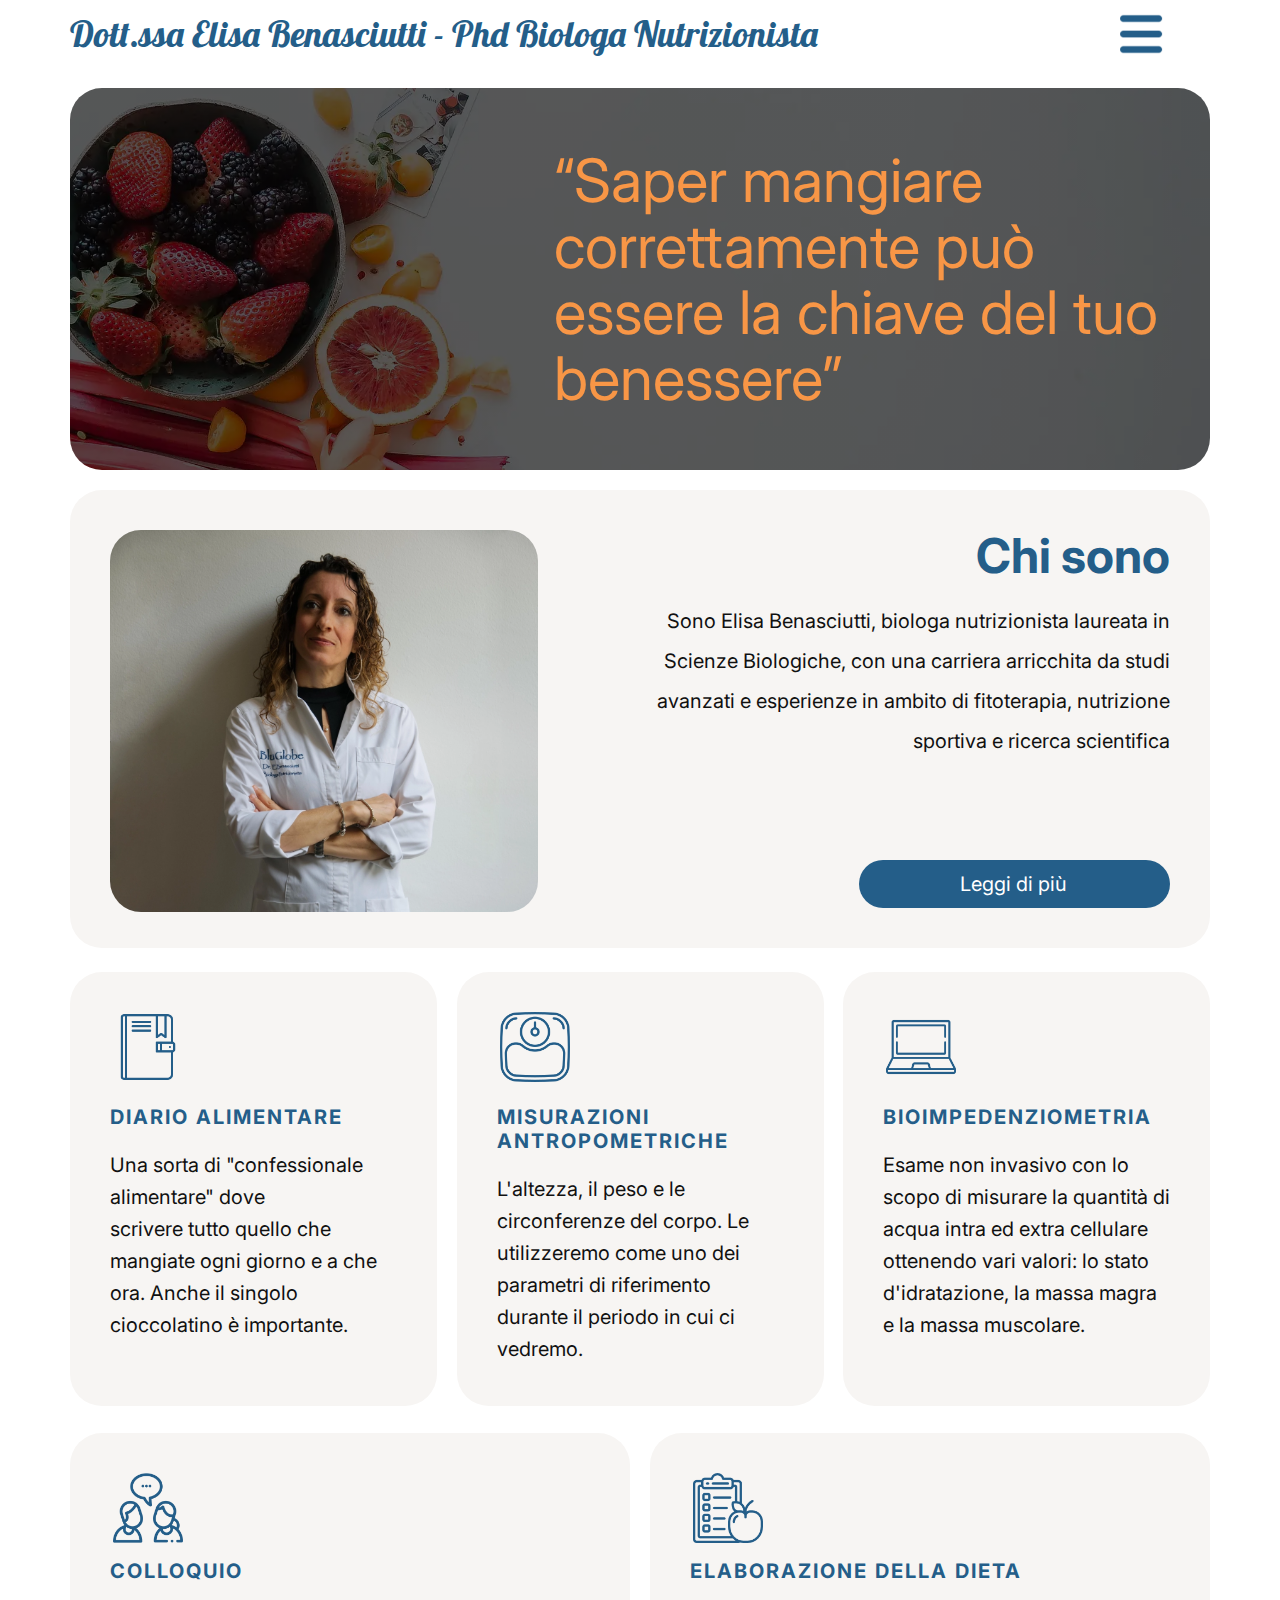
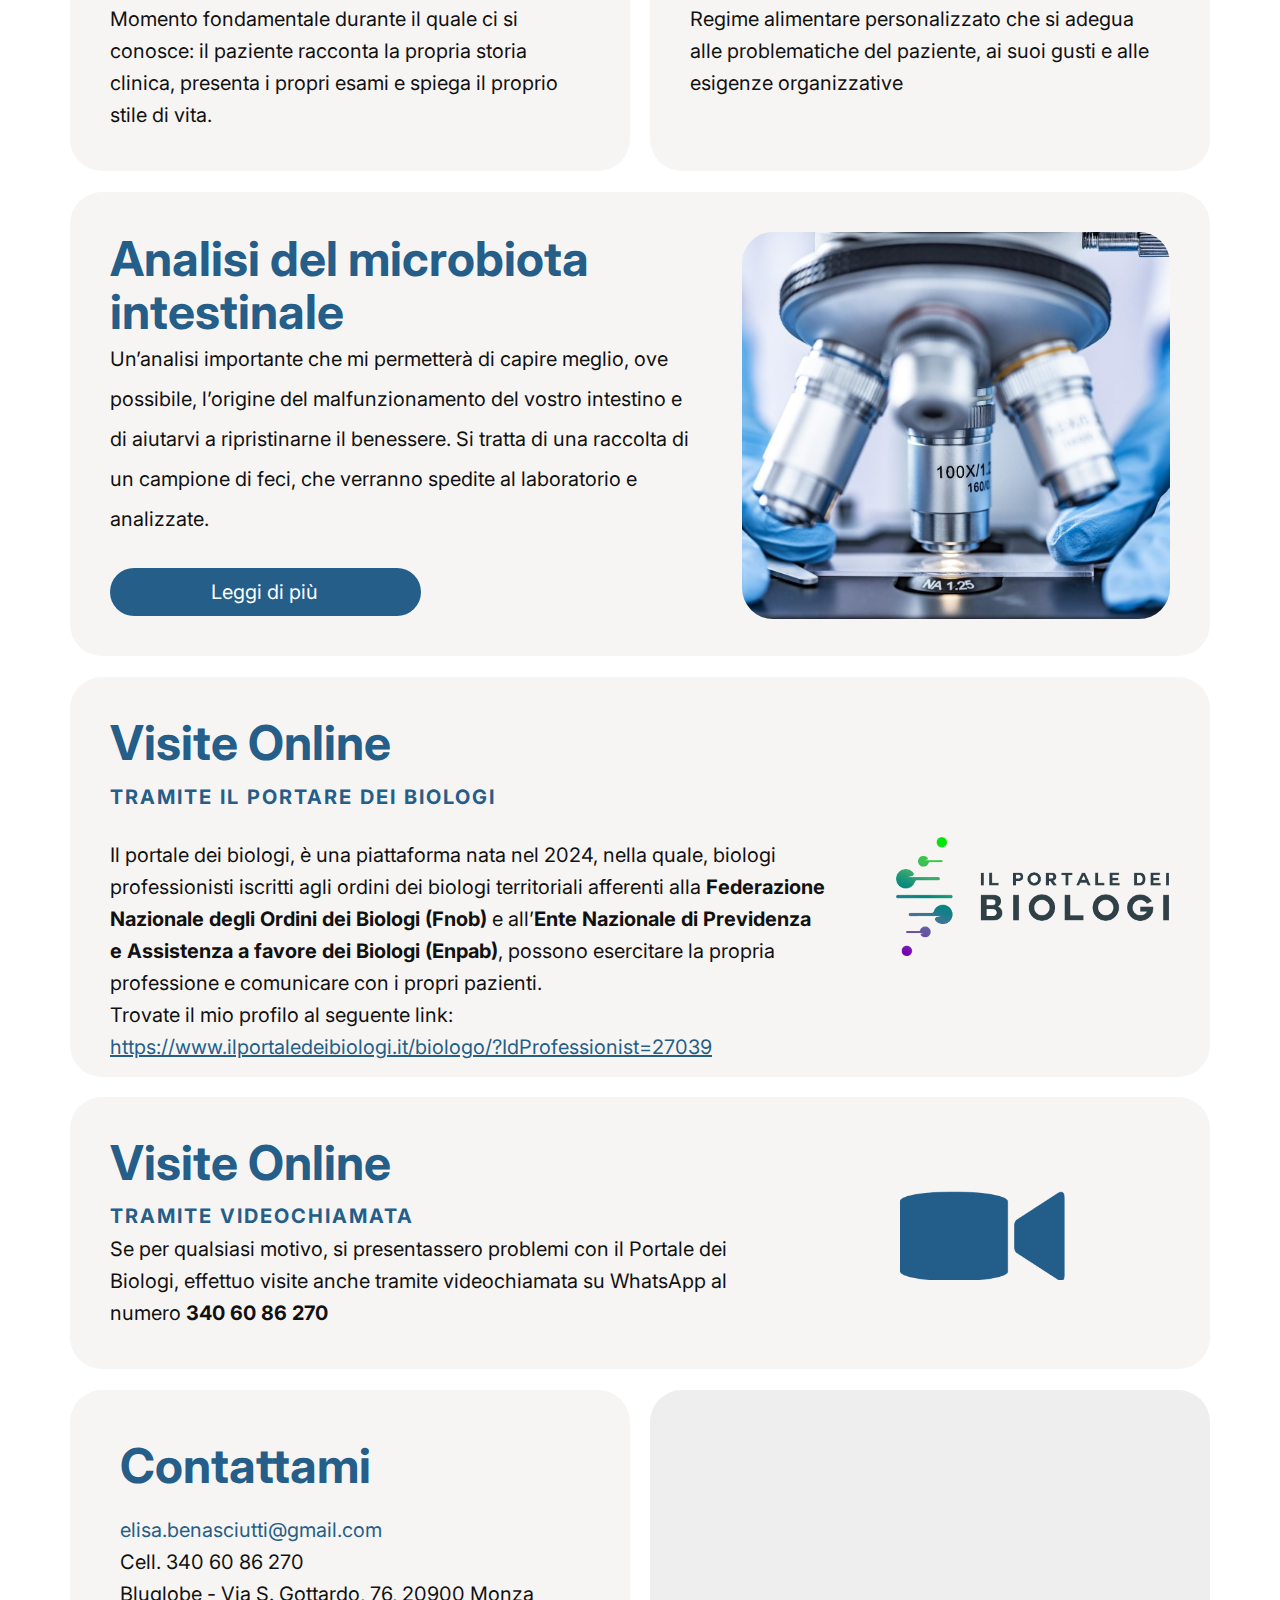
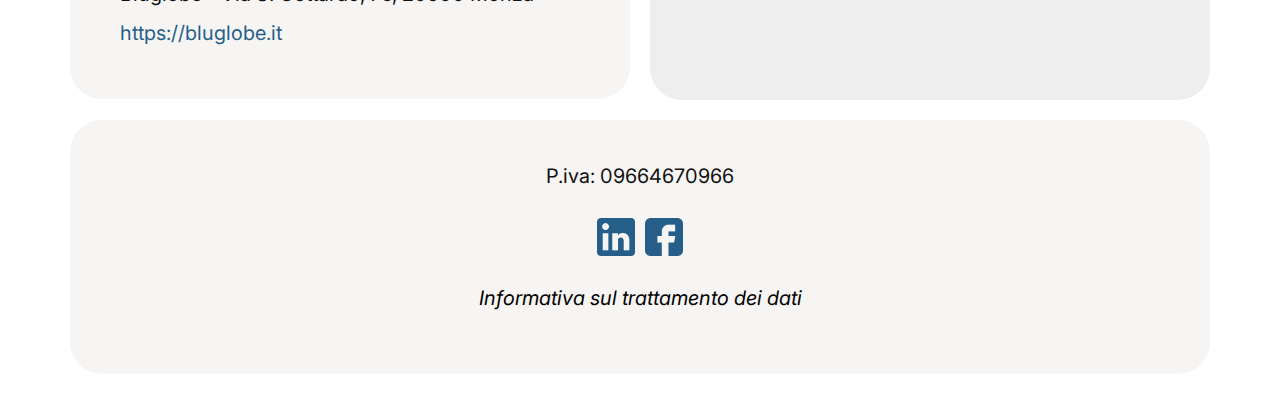
<file: index.html>
<!DOCTYPE html>
<html style="font-size: 16px;" lang="it-IT"><head>
    <meta name="viewport" content="width=device-width, initial-scale=1.0">
    <meta charset="utf-8">
    <meta name="keywords" content="Med center, Medical Services, Common Lab Tests, Lab Tests Online, ​Why Choose Our Clinic?, 24/7, ​Medical Center System, Our Services, 001-234-5678​001-987-7654, biologa nutrizionista, diete, dieta, cibo sano, dimagrire, monza, muggiò, analisi, microbiota, laureata, elisa benasciutti, fisico, dottoressa">
    <meta name="description" content="Sono una biologa nutrizionista e aiuto il paziente (soggetti sottopeso, sovrappeso, od obesi, bambini, adulti, anziani, donne in gravidanza, sportivi) a ritrovare il proprio benessere. Attraverso l’ascolto del racconto del suo stile di vita, delle modifiche della sua salute e del peso negli anni e, se necessario, l’analisi del microbiota intestinale, propongo al paziente, una dieta personalizzata, adeguata alle sue necessità, rispettando il più possibile le risorse a sua disposizione (mensa, cibo preparato a casa e portato in ufficio…) e i suoi gusti.">
    <title>Home</title>
    <link rel="stylesheet" href="nicepage.css" media="screen">
<link rel="stylesheet" href="index.css" media="screen">
    <script class="u-script" type="text/javascript" src="jquery-1.9.1.min.js" defer=""></script>
    <script class="u-script" type="text/javascript" src="nicepage.js" defer=""></script>
    <meta name="referrer" content="origin">
    <meta property="og:title" content="Dott.ssa Elisa Benasciutti - Phd Biologa​​ Nutrizionista">
    <meta property="og:description" content="Sono una biologa nutrizionista e aiuto il paziente (soggetti sottopeso, sovrappeso, od obesi, bambini, adulti, anziani, donne in gravidanza, sportivi) a ritrovare il proprio benessere. Attraverso l’ascolto del racconto del suo stile di vita, delle modifiche della sua salute e del peso negli anni e, se necessario, l’analisi del microbiota intestinale, imposto, in accordo con il paziente, una dieta personalizzata, adeguata alle sue necessità, rispettando il più possibile le risorse a sua disposizione (mensa, cibo preparato a casa e portato in ufficio…) e i suoi gusti.">
    <meta property="og:image" content="images/Senzanome-3.png">
    <meta property="og:url" content="benasciutti.com">
    
    <link rel="canonical" href="https://www.benasciutti.com">
    <link rel="icon" href="images/favicon.jpg">
    
    
    
    
    
    
    
    
    
    
    
    
    
    <link id="u-theme-google-font" rel="stylesheet" href="https://fonts.googleapis.com/css?family=Inter:100,100i,200,200i,300,300i,400,400i,500,500i,600,600i,700,700i,800,800i,900,900i">
    <link id="u-page-google-font" rel="stylesheet" href="https://fonts.googleapis.com/css?family=Lobster:400|Inter:100,100i,200,200i,300,300i,400,400i,500,500i,600,600i,700,700i,800,800i,900,900i">
    <script type="application/ld+json">{
		"@context": "http://schema.org",
		"@type": "Organization",
		"name": "Elisa Benasciutti",
		"url": "/",
		"logo": "images/Senzanome-6.png",
		"sameAs": [
				"https://www.linkedin.com/in/elisa-benasciutti-92822229/",
				"https://m.facebook.com/people/Elisa-Benasciutti-Biologa-Nutrizionista/100071172397902/"
		]
}</script>
    <meta name="theme-color" content="#245e89">
    <meta property="og:type" content="website">
  <meta data-intl-tel-input-cdn-path="intlTelInput/"></head>
  <body data-home-page="https://elisabenasciutti.nicepage.io/Home.html?version=62055538-5f42-1781-0b76-7091a033c6da" data-home-page-title="Home" data-path-to-root="./" data-include-products="false" class="u-body u-xxl-mode" data-lang="it"><header class="u-header u-sticky u-sticky-e2a9 u-white" id="sec-19d4" data-animation-name="" data-animation-duration="0" data-animation-delay="0" data-animation-direction=""><div class="u-clearfix u-sheet u-sheet-1">
        <a href="https://www.benasciutti.com" class="u-hidden-lg u-hidden-xl u-hidden-xxl u-image u-logo u-image-1" data-image-width="9378" data-image-height="4022" title="Home">
          <img src="images/Senzanome-6.png" class="u-logo-image u-logo-image-1" data-image-width="80" alt="logo">
        </a>
        <p class="u-custom-font u-font-lobster u-text u-text-grey-5 u-text-1">
          <a class="u-active-none u-border-none u-btn u-button-link u-button-style u-hidden-md u-hidden-sm u-hidden-xs u-hover-none u-none u-text-palette-1-base u-btn-1" href="https://www.benasciutti.com"> Dott.ssa Elisa Benasciutti - Phd Biologa​​ Nutrizionista</a>
        </p>
        <nav class="u-menu u-menu-hamburger u-offcanvas u-menu-1" data-responsive-from="XXL">
          <div class="menu-collapse">
            <a class="u-button-style u-file-icon u-hamburger-link u-nav-link u-text-palette-1-base u-file-icon-1" href="#">
              <img src="images/8867520-e852fcc3.png" alt="">
            </a>
          </div>
          <div class="u-custom-menu u-nav-container">
            <ul class="u-nav u-unstyled"><li class="u-nav-item"><a class="u-button-style u-nav-link" href="./">Home</a>
</li><li class="u-nav-item"><a class="u-button-style u-nav-link" href="Curriculum.html">Curriculum</a>
</li><li class="u-nav-item"><a class="u-button-style u-nav-link" href="Microbiota.html">Microbiota</a>
</li><li class="u-nav-item"><a class="u-button-style u-nav-link" href="FAQ.html">FAQ</a>
</li></ul>
          </div>
          <div class="u-custom-menu u-nav-container-collapse">
            <div class="u-black u-container-style u-inner-container-layout u-opacity u-opacity-95 u-sidenav u-sidenav-1">
              <div class="u-inner-container-layout u-sidenav-overflow">
                <div class="u-menu-close u-menu-close-1"></div>
                <ul class="u-align-center u-custom-font u-nav u-popupmenu-items u-spacing-35 u-unstyled u-nav-2"><li class="u-nav-item"><a class="u-button-style u-nav-link" href="./">Home</a>
</li><li class="u-nav-item"><a class="u-button-style u-nav-link" href="Curriculum.html">Curriculum</a>
</li><li class="u-nav-item"><a class="u-button-style u-nav-link" href="Microbiota.html">Microbiota</a>
</li><li class="u-nav-item"><a class="u-button-style u-nav-link" href="FAQ.html">FAQ</a>
</li></ul>
              </div>
            </div>
            <div class="u-black u-menu-overlay u-opacity u-opacity-70"></div>
          </div>
        </nav>
      </div></header>
    <section class="u-clearfix u-section-1" id="sec-e278">
      <div class="u-clearfix u-sheet u-valign-middle u-sheet-1">
        <div class="u-align-left u-container-align-left u-container-style u-expanded-width u-group u-image u-radius u-shading u-shape-round u-image-1" data-image-width="1920" data-image-height="1523">
          <div class="u-container-layout u-valign-middle-lg u-valign-middle-xl u-valign-middle-xxl u-container-layout-1">
            <h1 class="u-custom-font u-text u-text-palette-3-base u-title u-text-1" data-animation-out="1">“Saper mangiare correttamente può essere la chiav​e del tuo benessere​”</h1>
          </div>
        </div>
      </div>
    </section>
    <section class="u-clearfix u-section-2" id="sec-44de">
      <div class="u-clearfix u-sheet u-sheet-1">
        <div class="u-align-center-sm u-align-right-lg u-align-right-md u-align-right-xl u-align-right-xxl u-container-style u-custom-color-6 u-expanded-width u-group u-radius u-shape-round u-group-1">
          <div class="u-container-layout u-valign-bottom-sm u-container-layout-1">
            <img class="u-expanded-width-xs u-image u-image-round u-radius u-image-1" src="images/elisa.webp" alt="elisa" data-image-width="1717" data-image-height="1920">
            <h1 class="u-align-center-xs u-custom-font u-text u-text-palette-1-base u-text-1">
              <span style="font-weight: 700;">Chi sono</span>
              <br>
            </h1>
            <p class="u-align-justify-xs u-custom-font u-text u-text-2"> Sono Elisa Benasciutti, biologa nutrizionista laureata in Scienze Biologiche, con una carriera arricchita da studi avanzati e esperienze in ambito di fitoterapia, nutrizione sportiva e ricerca scientifica</p>
            <a href="Curriculum.html" data-page-id="3563824" class="u-border-none u-btn u-btn-round u-button-style u-custom-color-1 u-hover-palette-1-dark-2 u-radius u-btn-1">Leggi di più<br>
            </a>
          </div>
        </div>
      </div>
    </section>
    <section class="u-clearfix u-white u-section-3" id="sec-87d3">
      <div class="u-clearfix u-sheet u-valign-middle-xxl u-sheet-1">
        <div class="u-expanded-width u-layout-grid u-list u-list-1">
          <div class="u-repeater u-repeater-1">
            <div class="u-container-style u-list-item u-repeater-item">
              <div class="u-container-layout u-similar-container u-container-layout-1">
                <div class="u-container-style u-custom-color-6 u-expanded-width-lg u-expanded-width-md u-expanded-width-sm u-expanded-width-xs u-group u-radius u-shape-round u-group-1">
                  <div class="u-container-layout u-container-layout-2">
                    <span class="u-file-icon u-icon u-text-palette-1-base u-icon-1"><img src="images/4e0d5af9-2f44-41c4-9c63-77a1ffebec38_150-10837916.png" alt=""></span>
                    <h4 class="u-custom-font u-text u-text-palette-1-base u-text-1">Diario Alimentare</h4>
                    <p class="u-align-left u-text u-text-2">Una sorta di "confessionale alimentare" dove scrivere&nbsp;tutto&nbsp;quello che mangiate ogni giorno e a che ora.&nbsp;Anche il singolo cioccolatino è importante.</p>
                  </div>
                </div>
              </div>
            </div>
            <div class="u-container-style u-list-item u-repeater-item">
              <div class="u-container-layout u-similar-container u-container-layout-3">
                <div class="u-container-style u-custom-color-6 u-expanded-width-lg u-expanded-width-md u-expanded-width-sm u-expanded-width-xs u-group u-radius u-shape-round u-group-2">
                  <div class="u-container-layout u-container-layout-4">
                    <span class="u-file-icon u-icon u-text-palette-1-base u-icon-2"><img src="images/b58ba173-d089-4025-a6b8-2c1d0c3532fa_150-5d7b59cd.png" alt=""></span>
                    <h4 class="u-custom-font u-text u-text-palette-1-base u-text-3">Misurazioni​ Antropometriche</h4>
                    <p class="u-align-left u-text u-text-4">L'altezza, il peso e le circonferenze del corpo. Le utilizzeremo come uno dei parametri di riferimento durante il periodo in cui ci vedremo.</p>
                  </div>
                </div>
              </div>
            </div>
            <div class="u-container-style u-list-item u-repeater-item">
              <div class="u-container-layout u-similar-container u-container-layout-5">
                <div class="u-container-style u-custom-color-6 u-expanded-width-lg u-expanded-width-md u-expanded-width-sm u-expanded-width-xs u-group u-radius u-shape-round u-group-3">
                  <div class="u-container-layout u-container-layout-6">
                    <span class="u-file-icon u-icon u-text-palette-1-base u-icon-3"><img src="images/049ec5ab-9894-46ae-a963-161e3df2bf59_150-0b080891.png" alt=""></span>
                    <h4 class="u-custom-font u-text u-text-palette-1-base u-text-5">Bioimpedenziometria</h4>
                    <p class="u-align-left u-text u-text-6">Esame&nbsp;non invasivo con lo scopo di misurare la quantità di acqua intra ed extra cellulare ottenendo vari valori:&nbsp;lo stato d'idratazione,&nbsp;la&nbsp;massa magra e la massa muscolare.</p>
                  </div>
                </div>
              </div>
            </div>
          </div>
        </div>
      </div>
    </section>
    <section class="u-clearfix u-section-4" id="sec-ce12">
      <div class="u-clearfix u-sheet u-valign-middle-md u-valign-middle-sm u-valign-middle-xs u-sheet-1">
        <div class="u-expanded-width u-list u-list-1">
          <div class="u-repeater u-repeater-1">
            <div class="u-container-style u-list-item u-repeater-item">
              <div class="u-container-layout u-similar-container u-container-layout-1">
                <div class="u-container-style u-custom-color-6 u-expanded-width u-group u-radius u-shape-round u-group-1">
                  <div class="u-container-layout u-container-layout-2">
                    <span class="u-file-icon u-icon u-text-palette-1-base u-icon-1"><img src="images/4fcacc1a-71f6-4191-b312-1fcabebb21d8_150-f5c2a6a1.png" alt=""></span>
                    <h4 class="u-custom-font u-text u-text-palette-1-base u-text-1">Colloquio</h4>
                    <p class="u-align-left u-text u-text-2"> Momento fondamentale durante il quale ci si conosce: il paziente racconta la propria storia clinica, presenta i propri esami e spiega il proprio stile di vita.</p>
                  </div>
                </div>
              </div>
            </div>
            <div class="u-container-style u-list-item u-repeater-item">
              <div class="u-container-layout u-similar-container u-container-layout-3">
                <div class="u-container-style u-custom-color-6 u-expanded-width u-group u-radius u-shape-round u-group-2">
                  <div class="u-container-layout u-container-layout-4">
                    <span class="u-file-icon u-icon u-text-palette-1-base u-icon-2"><img src="images/81beb8cf-7b12-4b3a-b02b-4eb554c3da81_150-e57ba18f.png" alt=""></span>
                    <h4 class="u-custom-font u-text u-text-palette-1-base u-text-3"> Elaborazione della dieta </h4>
                    <p class="u-align-left u-text u-text-4">Regime alimentare personalizzato che si adegua alle problematiche del paziente, ai suoi gusti e alle esigenze organizzative</p>
                  </div>
                </div>
              </div>
            </div>
          </div>
        </div>
      </div>
    </section>
    <section class="u-clearfix u-section-5" id="carousel_7a9d">
      <div class="u-clearfix u-sheet u-valign-middle u-sheet-1">
        <div class="u-align-left-lg u-align-left-md u-align-left-xl u-align-left-xxl u-container-style u-custom-color-6 u-expanded-width u-group u-radius u-shape-round u-group-1">
          <div class="u-container-layout u-container-layout-1">
            <img class="u-expanded-width-xs u-image u-image-round u-radius u-image-1" src="images/74c10afd-46cb-4e88-ae88-d6a16be96bc6.jpg" alt="microscope" data-image-width="1617" data-image-height="1080">
            <h1 class="u-custom-font u-text u-text-palette-1-base u-text-1">
              <span style="font-weight: 700;"> Analisi del microbiota intestinale</span>
              <br>
            </h1>
            <p class="u-custom-font u-text u-text-2"> Un’analisi importante che mi permetterà di capire meglio, ove possibile, l’origine del malfunzionamento del vostro intestino e di aiutarvi a ripristinarne il benessere. Si tratta di una raccolta di un campione di feci, che verranno spedite al laboratorio e analizzate.</p>
            <a href="Microbiota.html" data-page-id="3563826" class="u-border-none u-btn u-btn-round u-button-style u-hover-palette-1-dark-2 u-palette-1-base u-radius u-btn-1">Leggi di più<br>
            </a>
          </div>
        </div>
      </div>
    </section>
    <section class="u-clearfix u-hidden-xs u-section-6" id="sec-5869">
      <div class="u-clearfix u-sheet u-sheet-1">
        <div class="data-layout-selected u-clearfix u-expanded-width u-gutter-20 u-layout-wrap u-layout-wrap-1">
          <div class="u-gutter-0 u-layout">
            <div class="u-layout-row">
              <div class="u-container-style u-layout-cell u-size-60 u-layout-cell-1">
                <div class="u-container-layout u-valign-top-lg u-valign-top-md u-valign-top-sm u-valign-top-xl u-valign-top-xs u-container-layout-1">
                  <div class="u-container-style u-custom-color-6 u-expanded-width u-group u-radius u-shape-round u-group-1">
                    <div class="u-container-layout u-valign-top-md u-valign-top-sm u-valign-top-xs u-container-layout-2">
                      <h1 class="u-custom-font u-text u-text-palette-1-base u-text-1">Visite Online </h1>
                      <h4 class="u-custom-font u-text u-text-palette-1-base u-text-2">Tramite il portare dei biologi</h4>
                      <div class="fr-view u-clearfix u-rich-text u-text u-text-3">
                        <p style="line-height: 1.6;">
                          <span style="font-size: 1.25rem;">Il portale dei biologi, è una piattaforma nata nel 2024, nella quale, biologi professionisti iscritti agli ordini dei biologi territoriali afferenti alla <span style="font-weight: 700;">Federazione Nazionale degli Ordini dei Biologi (Fnob)</span> e all’<span style="font-weight: 700;">Ente Nazionale di Previdenza e Assistenza a favore dei Biologi (Enpab)</span>, possono esercitare la propria professione e comunicare con i propri pazienti.<br id="isPasted">Trovate il mio profilo al seguente link:&nbsp;
                          </span>
                          <a href="https://www.ilportaledeibiologi.it/biologo/?IdProfessionist=27039"></a>
                          <span style="font-size: 1.25rem;">
                            <a href="https://www.ilportaledeibiologi.it/biologo/?IdProfessionist=27039"></a>
                            <span class="u-text-palette-1-base">
                              <a href="https://www.ilportaledeibiologi.it/biologo/?IdProfessionist=27039"></a>
                            </span>
                          </span>
                          <span style="font-size: 1.25rem;">
                            <span class="u-text-palette-1-base">
                              <a href="https://www.ilportaledeibiologi.it/biologo/?IdProfessionist=27039"></a>
                            </span>
                          </span>
                          <span style="font-size: 1.25rem;">
                            <span class="u-text-palette-1-base">
                              <a href="https://www.ilportaledeibiologi.it/biologo/?IdProfessionist=27039">
                                <span style="text-decoration: underline;">https://www.ilportaledeibiologi.it/biologo/?IdProfessionist=27039</span>
                              </a>
                            </span>
                          </span>
                        </p>
                      </div>
                      <img class="u-hidden-lg u-hidden-md u-hidden-sm u-hidden-xs u-image u-image-contain u-image-default u-image-1" src="images/Untitled.webp" alt="" data-image-width="1734" data-image-height="757">
                    </div>
                  </div>
                </div>
              </div>
            </div>
          </div>
        </div>
      </div>
    </section>
    <section class="u-clearfix u-hidden-lg u-hidden-md u-hidden-sm u-hidden-xl u-hidden-xxl u-section-7" id="carousel_1bb1">
      <div class="u-clearfix u-sheet u-sheet-1">
        <div class="data-layout-selected u-clearfix u-expanded-width u-gutter-20 u-layout-wrap u-layout-wrap-1">
          <div class="u-gutter-0 u-layout">
            <div class="u-layout-row">
              <div class="u-container-style u-layout-cell u-size-60 u-layout-cell-1">
                <div class="u-container-layout u-valign-top-lg u-valign-top-md u-valign-top-sm u-valign-top-xs u-container-layout-1">
                  <div class="u-container-style u-custom-color-6 u-expanded-width u-group u-radius u-shape-round u-group-1">
                    <div class="u-container-layout u-valign-bottom-xs u-valign-top-md u-valign-top-sm u-container-layout-2">
                      <h1 class="u-custom-font u-text u-text-palette-1-base u-text-1">Visite Online </h1>
                      <h4 class="u-custom-font u-text u-text-palette-1-base u-text-2">Tramite il portare dei biologi</h4>
                      <div class="fr-view u-clearfix u-rich-text u-text u-text-3">
                        <p style="line-height: 1.6;">
                          <span style="font-size: 1.25rem;">Il portale dei biologi, è una piattaforma nata nel 2024, nella quale, biologi professionisti iscritti agli ordini dei biologi territoriali afferenti alla <span style="font-weight: 700;">Federazione Nazionale degli Ordini dei Biologi (Fnob)</span> e all’<span style="font-weight: 700;">Ente Nazionale di Previdenza e Assistenza a favore dei Biologi (Enpab)</span>, possono esercitare la propria professione e comunicare con i propri pazienti.
                          </span>
                        </p>
                      </div>
                      <img class="u-hidden-lg u-hidden-md u-hidden-sm u-hidden-xs u-image u-image-contain u-image-default u-image-1" src="images/Untitled.webp" alt="" data-image-width="1734" data-image-height="757">
                      <a href="https://www.ilportaledeibiologi.it/biologo/?IdProfessionist=27039" class="u-border-none u-btn u-btn-round u-button-style u-hover-palette-1-dark-2 u-palette-1-base u-radius u-btn-1">Vai al profilo<br>
                      </a>
                    </div>
                  </div>
                </div>
              </div>
            </div>
          </div>
        </div>
      </div>
    </section>
    <section class="u-clearfix u-section-8" id="carousel_0eb4">
      <div class="u-clearfix u-sheet u-valign-top-lg u-valign-top-md u-valign-top-sm u-valign-top-xl u-valign-top-xs u-sheet-1">
        <div class="data-layout-selected u-clearfix u-expanded-width u-gutter-20 u-layout-wrap u-layout-wrap-1">
          <div class="u-gutter-0 u-layout">
            <div class="u-layout-row">
              <div class="u-container-style u-layout-cell u-size-60 u-layout-cell-1">
                <div class="u-container-layout u-container-layout-1">
                  <div class="u-container-style u-custom-color-6 u-expanded-width u-group u-radius u-shape-round u-group-1">
                    <div class="u-container-layout u-valign-bottom-md u-valign-bottom-sm u-valign-bottom-xs u-container-layout-2">
                      <h1 class="u-custom-font u-text u-text-palette-1-base u-text-1">Visite Online </h1>
                      <img class="u-hidden-lg u-hidden-md u-hidden-sm u-hidden-xs u-image u-image-default u-preserve-proportions u-image-1" src="images/wpf--videocall-1.webp" alt="" data-image-width="512" data-image-height="278">
                      <h4 class="u-custom-font u-text u-text-palette-1-base u-text-2">Tramite videochiamata</h4>
                      <p class="u-custom-font u-text u-text-3">Se per qualsiasi motivo, si presentassero problemi con il Portale dei Biologi, effettuo visite anche tramite videochiamata su WhatsApp al numero&nbsp;<span style="font-weight: 700;">340 60 86 270</span>
                      </p>
                    </div>
                  </div>
                </div>
              </div>
            </div>
          </div>
        </div>
      </div>
    </section>
    <section class="u-clearfix u-hidden-xl u-hidden-xxl u-section-9" id="block-1">
      <div class="u-clearfix u-sheet u-valign-middle-xs u-sheet-1">
        <div class="u-container-style u-custom-color-6 u-expanded-width-lg u-expanded-width-xs u-group u-radius u-shape-round u-group-1">
          <div class="u-container-layout u-valign-top-xl u-valign-top-xxl u-container-layout-1">
            <h1 class="u-align-left-md u-align-left-sm u-align-left-xs u-custom-font u-text u-text-custom-color-1 u-text-1" spellcheck="false"> Monza</h1>
            <p class="u-align-left-md u-align-left-sm u-align-left-xs u-custom-font u-large-text u-text u-text-default-md u-text-default-sm u-text-default-xs u-text-variant u-text-2" spellcheck="true"> Bluglobe - Via S. Gottardo, 76, 20900 Monza</p>
            <p class="u-align-left-md u-align-left-sm u-align-left-xs u-custom-font u-large-text u-text u-text-default-md u-text-default-sm u-text-default-xs u-text-variant u-text-3" data-animation-name="" data-animation-duration="0" data-animation-delay="0" data-animation-direction=""> Cell.&nbsp;340 60 86 270</p>
            <div class="custom-expanded u-expanded-width-lg u-expanded-width-md u-expanded-width-sm u-expanded-width-xl u-expanded-width-xxl u-grey-light-2 u-map u-map-1">
              <div class="embed-responsive">
                <iframe class="embed-responsive-item" src="https://maps.google.com/maps?output=embed&amp;q=%E2%80%8BVia%20S.%20Gottardo%2C%2076%2C%2020900%20Monza%20MB%20-%20Blu%20Globe&amp;z=17&amp;t=m" data-map="[base64]"></iframe>
              </div>
            </div>
            <p class="u-align-left-md u-align-left-sm u-align-left-xs u-custom-font u-large-text u-text u-text-variant u-text-4" data-animation-name="" data-animation-duration="0" data-animation-delay="0" data-animation-direction="">
              <a class="u-active-none u-border-none u-btn u-button-link u-button-style u-hover-none u-none u-text-palette-1-base u-btn-1" data-href="https://bluglobe.it/"> https://bluglobe.it</a>
            </p>
            <p class="u-align-left-md u-align-left-sm u-align-left-xs u-custom-font u-large-text u-text u-text-default-md u-text-default-sm u-text-default-xs u-text-variant u-text-5" spellcheck="true">
              <a class="u-active-none u-border-none u-btn u-button-link u-button-style u-hover-none u-none u-text-palette-1-base u-btn-2" href="mailto:elisa.benasciutti@gmail.com?subject=Richiesta%20informazioni">elisa.benasciutti@gmail.com<br>
              </a>
            </p>
          </div>
        </div>
      </div>
    </section>
    <section class="u-clearfix u-container-align-center-md u-container-align-center-sm u-container-align-center-xs u-hidden-md u-hidden-sm u-hidden-xs u-section-10" id="sec-ace3">
      <div class="u-clearfix u-sheet u-valign-middle u-sheet-1">
        <div class="data-layout-selected u-clearfix u-expanded-width u-gutter-20 u-hidden-md u-hidden-sm u-hidden-xs u-layout-wrap u-layout-wrap-1">
          <div class="u-layout">
            <div class="u-layout-row">
              <div class="u-container-style u-layout-cell u-size-30 u-layout-cell-1">
                <div class="u-container-layout u-valign-top u-container-layout-1">
                  <div class="u-container-style u-custom-color-6 u-expanded-width u-group u-radius u-shape-round u-group-1">
                    <div class="u-container-layout u-valign-top u-container-layout-2">
                      <h1 class="u-align-left u-custom-font u-text u-text-palette-1-base u-text-1" spellcheck="false">Contattami</h1>
                      <p class="u-align-left u-custom-font u-large-text u-text u-text-variant u-text-2" data-animation-name="" data-animation-duration="0" data-animation-delay="0" data-animation-direction="">
                        <a href="mailto:elisa.benasciutti@gmail.com" class="u-active-none u-border-none u-btn u-button-link u-button-style u-hover-none u-none u-text-palette-1-base u-btn-1">elisa.benasciutti@gmail.com</a>
                      </p>
                      <p class="u-align-left u-custom-font u-large-text u-text u-text-variant u-text-3" data-animation-name="" data-animation-duration="0" data-animation-delay="0" data-animation-direction=""> Cell.&nbsp;340 60 86 270</p>
                      <p class="u-align-left u-custom-font u-large-text u-text u-text-variant u-text-4" spellcheck="true"> Bluglobe - Via S. Gottardo, 76, 20900 Monza</p>
                      <p class="u-align-left u-custom-font u-large-text u-text u-text-variant u-text-5" data-animation-name="" data-animation-duration="0" data-animation-delay="0" data-animation-direction="">
                        <a class="u-active-none u-border-none u-btn u-button-link u-button-style u-hover-none u-none u-text-palette-1-base u-btn-2" data-href="https://bluglobe.it/" href="https://bluglobe.it"> https://bluglobe.it</a>
                      </p>
                    </div>
                  </div>
                </div>
              </div>
              <div class="u-container-style u-layout-cell u-size-30 u-layout-cell-2">
                <div class="u-container-layout u-valign-top-lg u-valign-top-md u-valign-top-sm u-valign-top-xl u-valign-top-xs u-container-layout-3">
                  <div class="boxx u-container-style u-custom-color-6 u-expanded-width u-group u-radius u-shape-round u-group-2">
                    <div class="u-container-layout u-container-layout-4">
                      <div class="map u-align-left u-expanded-width u-grey-light-2 u-map u-map-1">
                        <div class="embed-responsive">
                          <iframe class="embed-responsive-item" src="https://maps.google.com/maps?output=embed&amp;q=%E2%80%8BVia%20S.%20Gottardo%2C%2076%2C%2020900%20Monza%20MB%20-%20Blu%20Globe&amp;z=17&amp;t=m" data-map="[base64]"></iframe>
                        </div>
                      </div>
                    </div>
                  </div>
                </div>
              </div>
            </div>
          </div>
        </div>
      </div>
    </section>
    
    
    
    
    <footer class="u-align-center u-clearfix u-container-align-center u-footer u-white u-footer" id="sec-08f1"><div class="u-clearfix u-sheet u-sheet-1">
        <div class="u-container-style u-custom-color-6 u-expanded-width u-group u-radius u-shape-round u-group-1">
          <div class="u-container-layout u-valign-bottom-xs u-valign-top-lg u-valign-top-md u-valign-top-sm u-valign-top-xl u-valign-top-xxl u-container-layout-1">
            <p class="u-custom-font u-text u-text-default u-text-1"> P.iva: 09664670966</p>
            <div class="u-align-left u-social-icons u-spacing-10 u-social-icons-1">
              <a class="u-social-url" title="Linkedin" target="_blank" href="https://www.linkedin.com/in/elisa-benasciutti-92822229/">
                <span class="u-file-icon u-icon u-social-facebook u-social-icon u-text-palette-1-base u-icon-1"><img src="images/61109-bd5e93a3.png" alt=""></span>
              </a>
              <a class="u-social-url" title="Facebook" target="_blank" href="https://m.facebook.com/people/Elisa-Benasciutti-Biologa-Nutrizionista/100071172397902/">
                <span class="u-file-icon u-icon u-social-icon u-social-twitter u-text-palette-1-base u-icon-2"><img src="images/1051309-564503a1.png" alt=""></span>
              </a>
            </div>
            <p class="u-align-center-xs u-custom-font u-text u-text-default-lg u-text-default-md u-text-default-sm u-text-default-xl u-text-default-xxl u-text-2">
              <a class="u-active-none u-border-none u-btn u-button-link u-button-style u-hover-none u-none u-text-black u-btn-1" data-href="#" href="#">Informativa sul trattamento dei dati<br>
              </a>
            </p>
          </div>
        </div>
      </div></footer>
  
</body></html>
</file>
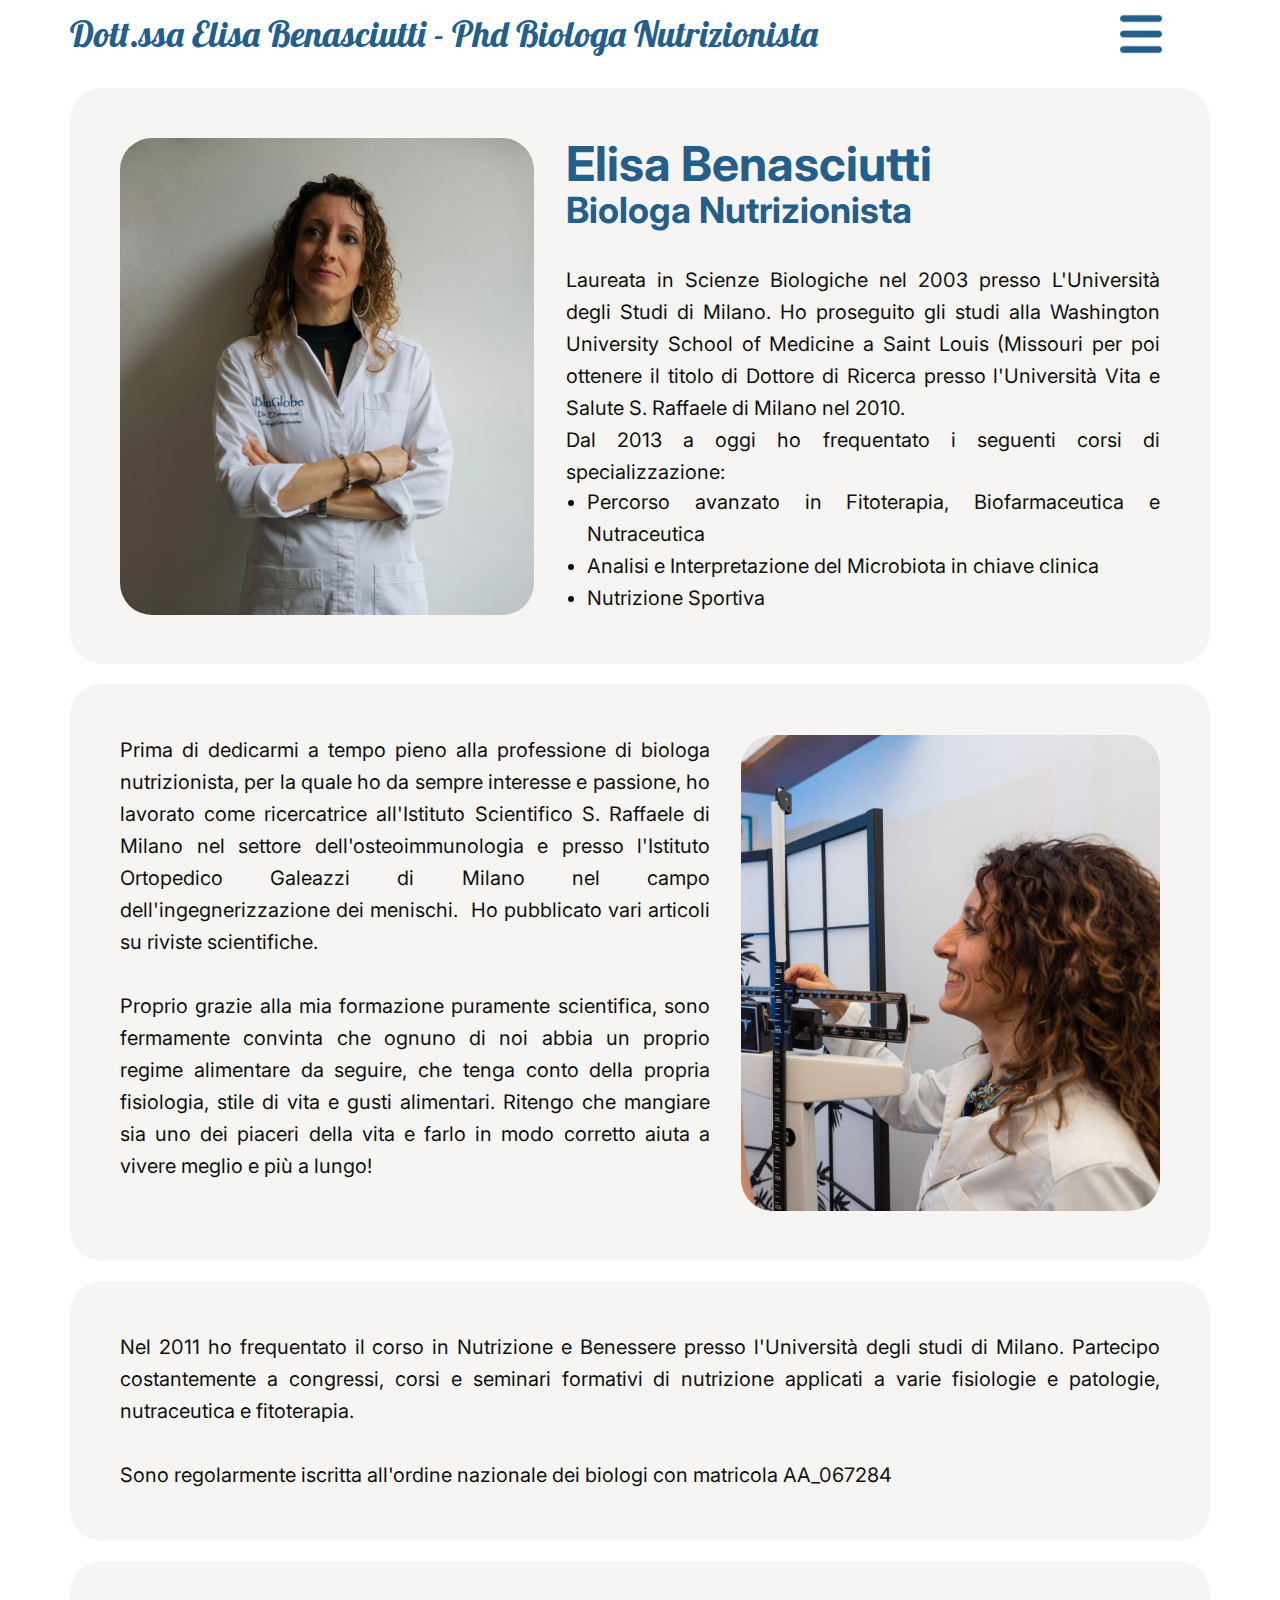
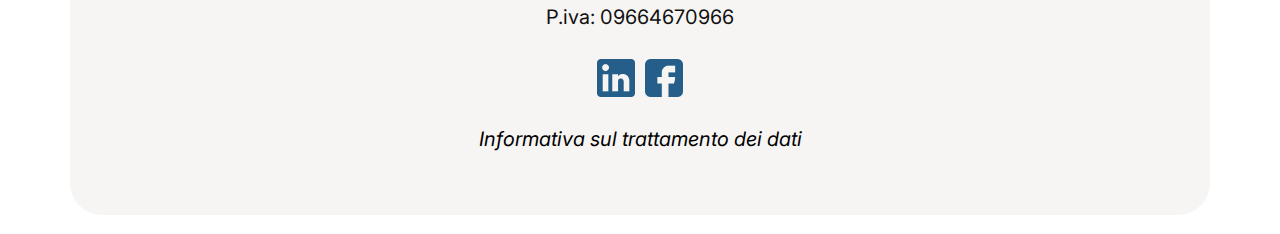
<file: Curriculum.html>
<!DOCTYPE html>
<html style="font-size: 16px;" lang="it-IT"><head>
    <meta name="viewport" content="width=device-width, initial-scale=1.0">
    <meta charset="utf-8">
    <meta name="keywords" content="biologa nutrizionista, diete, dieta, cibo sano, dimagrire, monza, muggiò, analisi, microbiota, laureata, elisa benasciutti, fisico, dottoressa, dottorato di ricerca, diario alimentare, MISURAZIONI ANTROPOMETRICHE, BIOIMPEDENZIOMETRIA, misurazioni, peso, perdita di peso, centro Follie e Benessere, Presso Blueglobe, dieta equilibrata, Med center, Medical Services, Common Lab Tests, Lab Tests Online, ​Why Choose Our Clinic?, 24/7, ​Medical Center System, Our Services, brava, bravo, il migliore, la migliore, patologie, disbiosi, competente, professionale,  empatica,  sport,  gravidanza, bambini,  vegetariani,  anziani, obesità, obeso, sovrappeso">
    <meta name="description" content="Diario alimentare, misurazioni antropometriche e Bioimpedenziometria: i primi passi per una dieta sana">
    <title>Curriculum</title>
    <link rel="stylesheet" href="nicepage.css" media="screen">
<link rel="stylesheet" href="Curriculum.css" media="screen">
    <script class="u-script" type="text/javascript" src="jquery-1.9.1.min.js" defer=""></script>
    <script class="u-script" type="text/javascript" src="nicepage.js" defer=""></script>
    <meta name="referrer" content="origin">
    <meta property="og:title" content="Dott.ssa Elisa Benasciutti - Phd Biologa​​ Nutrizionista | Curriculum">
    <meta property="og:description" content="Laureata in Scienze Biologiche nel 2003 presso&nbsp;L'Università degli Studi di Milano.
Ho proseguito gli studi alla&nbsp;Washington University School of Medicine a Saint Louis (Missouri)&nbsp;per poi ottenere il titolo di Dottore di Ricerca presso l'Un​iversità Vita e Salute S. Raffaele di Milano&nbsp;nel 2010.">
    <meta property="og:image" content="https://www.benasciutti.com/images/elisa.webp">
    <meta property="og:url" content="https://www.benasciutti.com/Curriculum">
    <link rel="canonical" href="benasciutti.com">
    <link rel="icon" href="images/favicon.jpg">
    
    
    
    
    
    
    <link id="u-theme-google-font" rel="stylesheet" href="https://fonts.googleapis.com/css?family=Inter:100,100i,200,200i,300,300i,400,400i,500,500i,600,600i,700,700i,800,800i,900,900i">
    <link id="u-page-google-font" rel="stylesheet" href="https://fonts.googleapis.com/css?family=Lobster:400|Inter:100,100i,200,200i,300,300i,400,400i,500,500i,600,600i,700,700i,800,800i,900,900i">
    <script type="application/ld+json">{
		"@context": "http://schema.org",
		"@type": "Organization",
		"name": "Elisa Benasciutti",
		"url": "benasciutti.com",
		"logo": "images/Senzanome-6.png",
		"sameAs": [
				"https://www.linkedin.com/in/elisa-benasciutti-92822229/",
				"https://m.facebook.com/people/Elisa-Benasciutti-Biologa-Nutrizionista/100071172397902/"
		]
}</script>
    <meta name="theme-color" content="#245e89">
    <meta property="og:type" content="website">
  <meta data-intl-tel-input-cdn-path="intlTelInput/"></head>
  <body data-path-to-root="./" data-include-products="false" class="u-body u-xxl-mode" data-lang="it"><header class="u-header u-sticky u-sticky-e2a9 u-white" id="sec-19d4" data-animation-name="" data-animation-duration="0" data-animation-delay="0" data-animation-direction=""><div class="u-clearfix u-sheet u-sheet-1">
        <a href="https://www.benasciutti.com" class="u-hidden-lg u-hidden-xl u-hidden-xxl u-image u-logo u-image-1" data-image-width="9378" data-image-height="4022" title="Home">
          <img src="images/Senzanome-6.png" class="u-logo-image u-logo-image-1" data-image-width="80" alt="logo">
        </a>
        <p class="u-custom-font u-font-lobster u-text u-text-grey-5 u-text-1">
          <a class="u-active-none u-border-none u-btn u-button-link u-button-style u-hidden-md u-hidden-sm u-hidden-xs u-hover-none u-none u-text-palette-1-base u-btn-1" href="https://www.benasciutti.com"> Dott.ssa Elisa Benasciutti - Phd Biologa​​ Nutrizionista</a>
        </p>
        <nav class="u-menu u-menu-hamburger u-offcanvas u-menu-1" data-responsive-from="XXL">
          <div class="menu-collapse">
            <a class="u-button-style u-file-icon u-hamburger-link u-nav-link u-text-palette-1-base u-file-icon-1" href="#">
              <img src="images/8867520-e852fcc3.png" alt="">
            </a>
          </div>
          <div class="u-custom-menu u-nav-container">
            <ul class="u-nav u-unstyled"><li class="u-nav-item"><a class="u-button-style u-nav-link" href="./">Home</a>
</li><li class="u-nav-item"><a class="u-button-style u-nav-link" href="Curriculum.html">Curriculum</a>
</li><li class="u-nav-item"><a class="u-button-style u-nav-link" href="Microbiota.html">Microbiota</a>
</li><li class="u-nav-item"><a class="u-button-style u-nav-link" href="FAQ.html">FAQ</a>
</li></ul>
          </div>
          <div class="u-custom-menu u-nav-container-collapse">
            <div class="u-black u-container-style u-inner-container-layout u-opacity u-opacity-95 u-sidenav u-sidenav-1">
              <div class="u-inner-container-layout u-sidenav-overflow">
                <div class="u-menu-close u-menu-close-1"></div>
                <ul class="u-align-center u-custom-font u-nav u-popupmenu-items u-spacing-35 u-unstyled u-nav-2"><li class="u-nav-item"><a class="u-button-style u-nav-link" href="./">Home</a>
</li><li class="u-nav-item"><a class="u-button-style u-nav-link" href="Curriculum.html">Curriculum</a>
</li><li class="u-nav-item"><a class="u-button-style u-nav-link" href="Microbiota.html">Microbiota</a>
</li><li class="u-nav-item"><a class="u-button-style u-nav-link" href="FAQ.html">FAQ</a>
</li></ul>
              </div>
            </div>
            <div class="u-black u-menu-overlay u-opacity u-opacity-70"></div>
          </div>
        </nav>
      </div></header>
    <section class="u-clearfix u-section-1" id="sec-b2fa">
      <div class="u-clearfix u-sheet u-sheet-1">
        <div class="u-container-style u-custom-color-6 u-expanded-width u-group u-radius u-shape-round u-group-1">
          <div class="u-container-layout u-valign-bottom-lg u-valign-top-sm u-container-layout-1">
            <img class="u-expanded-width-md u-expanded-width-sm u-expanded-width-xs u-image u-image-round u-radius u-image-1" src="images/elisa.webp" alt="elisa" data-image-width="1717" data-image-height="1920">
            <h1 class="u-custom-font u-text u-text-palette-1-base u-text-1">
              <span style="font-weight: 700;">Elisa Benasciutti</span>
              <br>
            </h1>
            <h1 class="u-custom-font u-text u-text-palette-1-base u-text-2">
              <span style="font-weight: 700;">Biologa Nutrizionista</span>
              <br>
            </h1>
            <p class="u-align-justify u-text u-text-3">Laureata in Scienze Biologiche nel 2003 presso L'Università degli Studi di Milano. Ho proseguito gli studi alla Washington
University School of Medicine a Saint Louis (Missouri per poi ottenere il titolo di Dottore di Ricerca presso l'Un​iversità Vita
e Salute S. Raffaele di Milano nel 2010.&nbsp;<br>Dal 2013 a oggi ho frequentato i seguenti corsi di specializzazione:<br>
            </p>
            <ul class="u-align-justify u-text u-text-4">
              <li>Percorso avanzato in Fitoterapia, Biofarmaceutica e Nutraceutica</li>
              <li>Analisi e Interpretazione del Microbiota in chiave clinica</li>
              <li>Nutrizione Sportiva</li>
            </ul>
          </div>
        </div>
      </div>
    </section>
    <section class="u-clearfix u-section-2" id="sec-ffc8">
      <div class="u-clearfix u-sheet u-valign-bottom-lg u-valign-bottom-md u-valign-bottom-sm u-valign-bottom-xs u-sheet-1">
        <div class="u-container-style u-custom-color-6 u-expanded-width u-group u-radius u-shape-round u-group-1">
          <div class="u-container-layout u-valign-top-md u-container-layout-1">
            <p class="u-align-justify u-custom-font u-heading-font u-text u-text-1" spellcheck="true"> Prima di dedicarmi a tempo pieno alla professione di biologa nutrizionista, per
la quale ho da sempre interesse e passione, ho lavorato come ricercatrice
all'Istituto Scientifico S. Raffaele di Milano nel settore
dell'osteoimmunologia e presso l'Istituto Ortopedico Galeazzi di Milano nel
campo dell'ingegnerizzazione dei menischi.&nbsp; Ho pubblicato vari articoli su
riviste scientifiche.<br>
              <br>Proprio grazie alla mia formazione puramente scientifica, sono fermamente
convinta che ognuno di noi abbia un proprio regime alimentare da seguire, che
tenga conto della propria fisiologia, stile di vita e gusti alimentari. Ritengo
che&nbsp;mangiare sia uno dei piaceri della vita&nbsp;e farlo in modo corretto
aiuta a vivere meglio e più a lungo!<br>
            </p>
            <img class="u-expanded-width-md u-expanded-width-sm u-expanded-width-xs u-image u-image-round u-radius u-image-1" src="images/IMG_0652-min.jpg" alt="elisa2" data-image-width="1920" data-image-height="1280">
          </div>
        </div>
      </div>
    </section>
    <section class="u-clearfix u-section-3" id="sec-bc9d">
      <div class="u-clearfix u-sheet u-valign-middle-lg u-valign-middle-xl u-valign-top-xxl u-sheet-1">
        <div class="u-container-style u-custom-color-6 u-expanded-width u-group u-radius u-shape-round u-group-1">
          <div class="u-container-layout u-container-layout-1">
            <p class="u-align-justify u-custom-font u-heading-font u-text u-text-1" spellcheck="true"> Nel 2011 ho frequentato il corso in Nutrizione e Benessere presso l'Università
degli studi di Milano. Partecipo costantemente a congressi, corsi e seminari
formativi di nutrizione applicati a varie fisiologie e patologie, nutraceutica
e fitoterapia.<br>
              <br>Sono regolarmente iscritta all'ordine nazionale dei biologi con matricola
AA_067284<br>
            </p>
          </div>
        </div>
      </div>
    </section>
    
    
    
    
    <footer class="u-align-center u-clearfix u-container-align-center u-footer u-white u-footer" id="sec-08f1"><div class="u-clearfix u-sheet u-sheet-1">
        <div class="u-container-style u-custom-color-6 u-expanded-width u-group u-radius u-shape-round u-group-1">
          <div class="u-container-layout u-valign-bottom-xs u-valign-top-lg u-valign-top-md u-valign-top-sm u-valign-top-xl u-valign-top-xxl u-container-layout-1">
            <p class="u-custom-font u-text u-text-default u-text-1"> P.iva: 09664670966</p>
            <div class="u-align-left u-social-icons u-spacing-10 u-social-icons-1">
              <a class="u-social-url" title="Linkedin" target="_blank" href="https://www.linkedin.com/in/elisa-benasciutti-92822229/">
                <span class="u-file-icon u-icon u-social-facebook u-social-icon u-text-palette-1-base u-icon-1"><img src="images/61109-bd5e93a3.png" alt=""></span>
              </a>
              <a class="u-social-url" title="Facebook" target="_blank" href="https://m.facebook.com/people/Elisa-Benasciutti-Biologa-Nutrizionista/100071172397902/">
                <span class="u-file-icon u-icon u-social-icon u-social-twitter u-text-palette-1-base u-icon-2"><img src="images/1051309-564503a1.png" alt=""></span>
              </a>
            </div>
            <p class="u-align-center-xs u-custom-font u-text u-text-default-lg u-text-default-md u-text-default-sm u-text-default-xl u-text-default-xxl u-text-2">
              <a class="u-active-none u-border-none u-btn u-button-link u-button-style u-hover-none u-none u-text-black u-btn-1" data-href="#" href="#">Informativa sul trattamento dei dati<br>
              </a>
            </p>
          </div>
        </div>
      </div></footer>
  
</body></html>
</file>
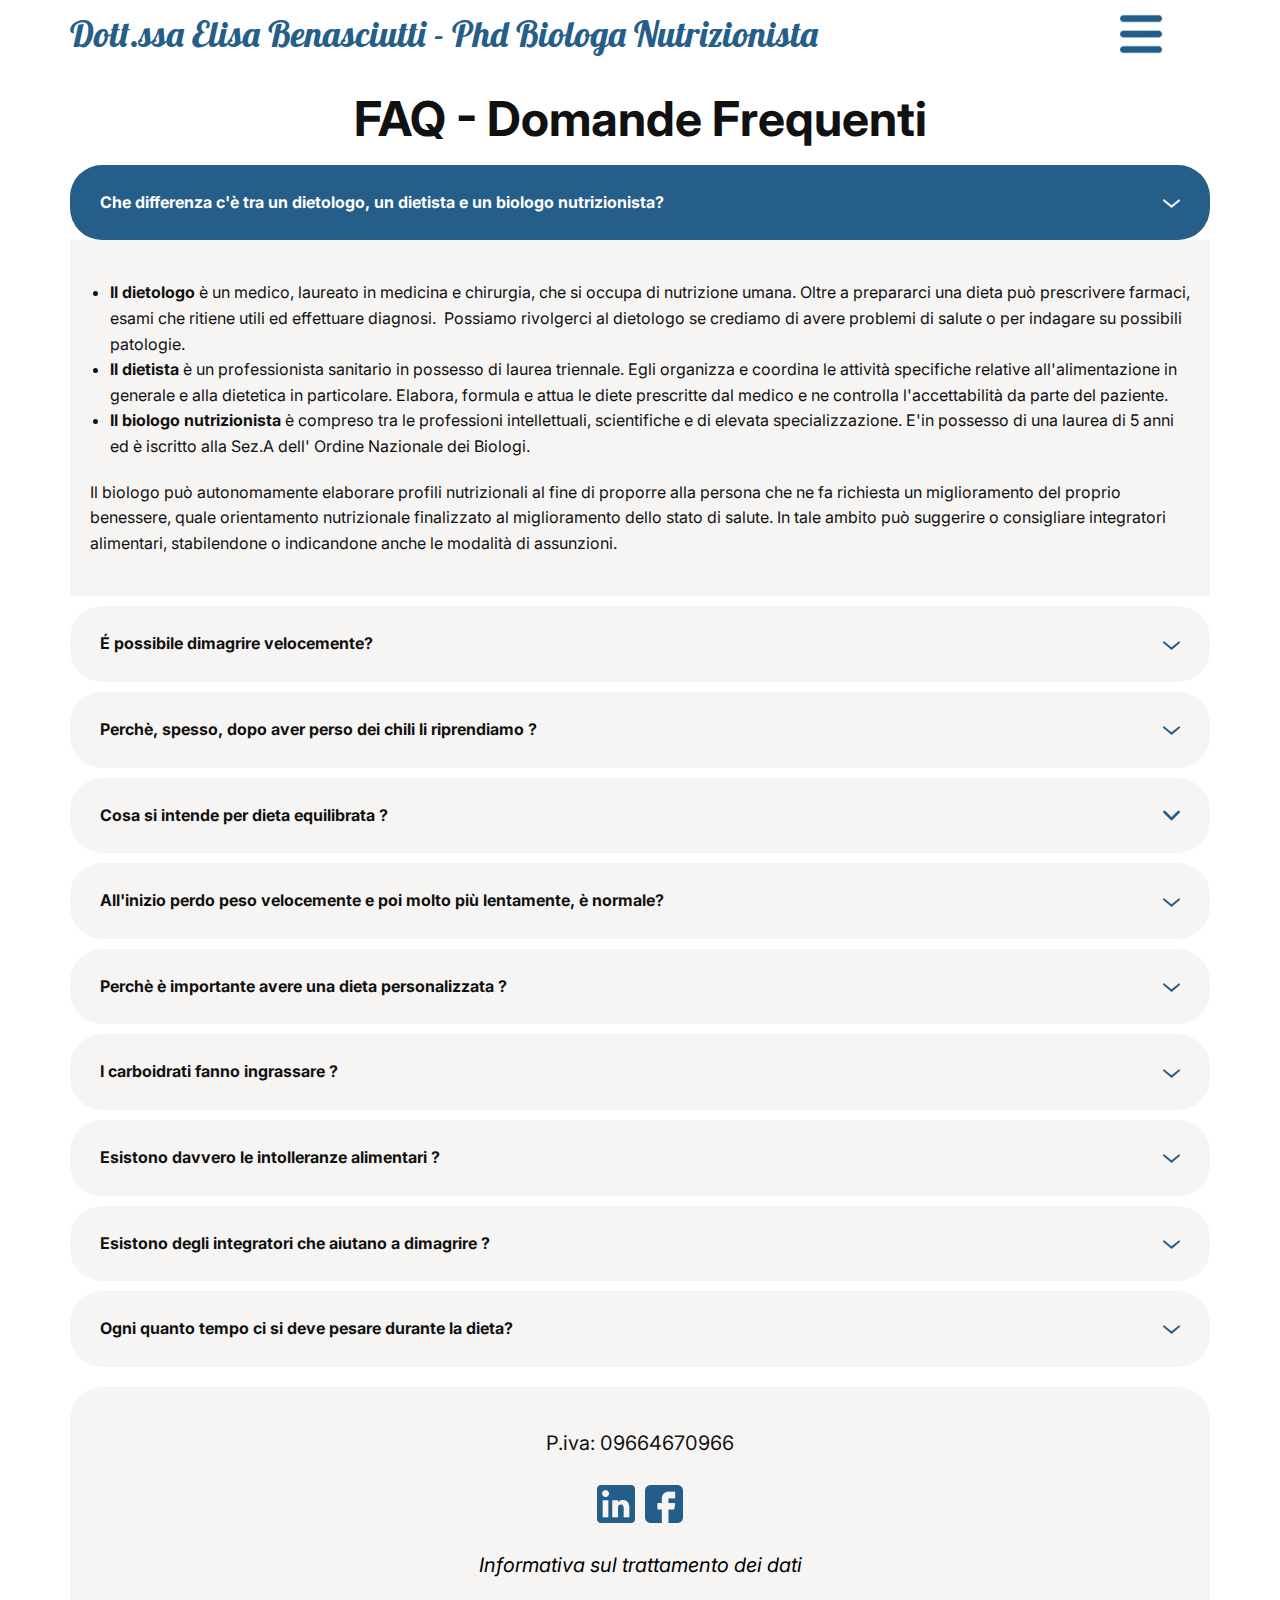
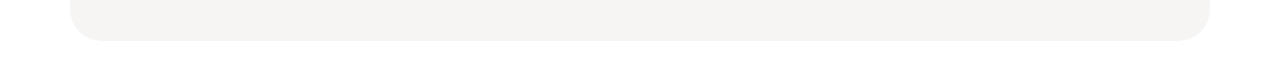
<file: FAQ.html>
<!DOCTYPE html>
<html style="font-size: 16px" lang="it-IT">
  <head>
    <meta name="viewport" content="width=device-width, initial-scale=1.0" />
    <meta charset="utf-8" />
    <meta
      name="keywords"
      content="biologa nutrizionista, diete, dieta, cibo sano, dimagrire, monza, muggiò, analisi, microbiota, laureata, elisa benasciutti, fisico, dottoressa, dottorato di ricerca, diario alimentare, MISURAZIONI ANTROPOMETRICHE, BIOIMPEDENZIOMETRIA, misurazioni, peso, perdita di peso, centro Follie e Benessere, Presso Blueglobe, dieta equilibrata, Med center, Medical Services, Common Lab Tests, Lab Tests Online, ​Why Choose Our Clinic?, 24/7, ​Medical Center System, Our Services, brava, bravo, il migliore, la migliore, patologie, disbiosi, competente, professionale,  empatica,  sport,  gravidanza, bambini,  vegetariani,  anziani, obesità, obeso, sovrappeso"
    />
    <meta
      name="description"
      content="Diario alimentare, misurazioni antropometriche e Bioimpedenziometria: i primi passi per una dieta sana"
    />
    <title>FAQ</title>
    <link rel="stylesheet" href="nicepage.css" media="screen" />
    <link rel="stylesheet" href="FAQ.css" media="screen" />
    <script
      class="u-script"
      type="text/javascript"
      src="jquery-1.9.1.min.js"
      defer=""
    ></script>
    <script
      class="u-script"
      type="text/javascript"
      src="nicepage.js"
      defer=""
    ></script>
    <meta name="referrer" content="origin" />

    <link rel="canonical" href="benasciutti.com" />
    <link rel="icon" href="images/favicon.webp" />

    <link
      id="u-theme-google-font"
      rel="stylesheet"
      href="https://fonts.googleapis.com/css?family=Inter:100,100i,200,200i,300,300i,400,400i,500,500i,600,600i,700,700i,800,800i,900,900i"
    />
    <link
      id="u-page-google-font"
      rel="stylesheet"
      href="https://fonts.googleapis.com/css?family=Lobster:400|Inter:100,100i,200,200i,300,300i,400,400i,500,500i,600,600i,700,700i,800,800i,900,900i"
    />
    <script type="application/ld+json">
      {
        "@context": "http://schema.org",
        "@type": "Organization",
        "name": "Elisa Benasciutti",
        "url": "benasciutti.com",
        "logo": "images/Senzanome-6.webp",
        "sameAs": [
          "https://www.linkedin.com/in/elisa-benasciutti-92822229/",
          "https://m.facebook.com/people/Elisa-Benasciutti-Biologa-Nutrizionista/100071172397902/"
        ]
      }
    </script>
    <meta name="theme-color" content="#245e89" />
    <meta property="og:title" content="FAQ" />
    <meta
      property="og:description"
      content="Diario alimentare, misurazioni antropometriche e Bioimpedenziometria: i primi passi per una dieta sana"
    />
    <meta property="og:url" content="benasciutti.com" />
    <meta property="og:type" content="website" />
    <meta data-intl-tel-input-cdn-path="intlTelInput/" />
  </head>
  <body
    data-path-to-root="./"
    data-include-products="false"
    class="u-body u-xxl-mode"
    data-lang="it"
  >
    <header
      class="u-header u-sticky u-sticky-e2a9 u-white"
      id="sec-19d4"
      data-animation-name=""
      data-animation-duration="0"
      data-animation-delay="0"
      data-animation-direction=""
    >
      <div class="u-clearfix u-sheet u-sheet-1">
        <a
          href="https://www.benasciutti.com"
          class="u-hidden-lg u-hidden-xl u-hidden-xxl u-image u-logo u-image-1"
          data-image-width="9378"
          data-image-height="4022"
          title="Home"
        >
          <img
            src="images/Senzanome-6.webp"
            class="u-logo-image u-logo-image-1"
            data-image-width="80"
            alt="logo"
          />
        </a>
        <p class="u-custom-font u-font-lobster u-text u-text-grey-5 u-text-1">
          <a
            class="u-active-none u-border-none u-btn u-button-link u-button-style u-hidden-md u-hidden-sm u-hidden-xs u-hover-none u-none u-text-palette-1-base u-btn-1"
            href="https://www.benasciutti.com"
          >
            Dott.ssa Elisa Benasciutti - Phd Biologa​​ Nutrizionista</a
          >
        </p>
        <nav
          class="u-menu u-menu-hamburger u-offcanvas u-menu-1"
          data-responsive-from="XXL"
        >
          <div class="menu-collapse">
            <a
              class="u-button-style u-file-icon u-hamburger-link u-nav-link u-text-palette-1-base u-file-icon-1"
              href="#"
            >
              <img src="images/8867520-e852fcc3.webp" alt="" />
            </a>
          </div>
          <div class="u-custom-menu u-nav-container">
            <ul class="u-nav u-unstyled">
              <li class="u-nav-item">
                <a class="u-button-style u-nav-link" href="./">Home</a>
              </li>
              <li class="u-nav-item">
                <a class="u-button-style u-nav-link" href="Curriculum.html"
                  >Curriculum</a
                >
              </li>
              <li class="u-nav-item">
                <a class="u-button-style u-nav-link" href="Microbiota.html"
                  >Microbiota</a
                >
              </li>
              <li class="u-nav-item">
                <a class="u-button-style u-nav-link" href="FAQ.html">FAQ</a>
              </li>
            </ul>
          </div>
          <div class="u-custom-menu u-nav-container-collapse">
            <div
              class="u-black u-container-style u-inner-container-layout u-opacity u-opacity-95 u-sidenav u-sidenav-1"
            >
              <div class="u-inner-container-layout u-sidenav-overflow">
                <div class="u-menu-close u-menu-close-1"></div>
                <ul
                  class="u-align-center u-custom-font u-nav u-popupmenu-items u-spacing-35 u-unstyled u-nav-2"
                >
                  <li class="u-nav-item">
                    <a class="u-button-style u-nav-link" href="./">Home</a>
                  </li>
                  <li class="u-nav-item">
                    <a class="u-button-style u-nav-link" href="Curriculum.html"
                      >Curriculum</a
                    >
                  </li>
                  <li class="u-nav-item">
                    <a class="u-button-style u-nav-link" href="Microbiota.html"
                      >Microbiota</a
                    >
                  </li>
                  <li class="u-nav-item">
                    <a class="u-button-style u-nav-link" href="FAQ.html">FAQ</a>
                  </li>
                </ul>
              </div>
            </div>
            <div class="u-black u-menu-overlay u-opacity u-opacity-70"></div>
          </div>
        </nav>
      </div>
    </header>
    <section
      class="u-align-center u-clearfix u-white u-section-1"
      id="sec-5fcf"
    >
      <div class="u-clearfix u-sheet u-sheet-1">
        <h2 class="u-text u-text-default u-text-1">FAQ - Domande Frequenti</h2>
        <div class="rad u-accordion u-faq u-spacing-10 u-accordion-1">
          <div class="u-accordion-item u-accordion-item-1">
            <a
              class="active u-accordion-link u-active-custom-color-1 u-btn-round u-button-style u-custom-color-6 u-hover-custom-color-1 u-radius u-accordion-link-1"
              id="link-0260"
              aria-controls="0260"
              aria-selected="true"
            >
              <span class="u-accordion-link-text">
                Che differenza c'è tra un dietologo, un dietista e un biologo
                nutrizionista?</span
              >
              <span
                class="u-accordion-link-icon u-icon u-text-active-white u-text-custom-color-1 u-text-hover-white u-icon-1"
                ><svg
                  class="u-svg-link"
                  preserveAspectRatio="xMidYMin slice"
                  viewBox="0 0 16 16"
                  style=""
                >
                  <use
                    xmlns:xlink="http://www.w3.org/1999/xlink"
                    xlink:href="#svg-c82a"
                  ></use></svg
                ><svg
                  class="u-svg-content"
                  viewBox="0 0 16 16"
                  x="0px"
                  y="0px"
                  id="svg-c82a"
                >
                  <path
                    d="M8,10.7L1.6,5.3c-0.4-0.4-1-0.4-1.3,0c-0.4,0.4-0.4,0.9,0,1.3l7.2,6.1c0.1,0.1,0.4,0.2,0.6,0.2s0.4-0.1,0.6-0.2l7.1-6
	c0.4-0.4,0.4-0.9,0-1.3c-0.4-0.4-1-0.4-1.3,0L8,10.7z"
                  ></path></svg
              ></span>
            </a>
            <div
              class="u-accordion-active u-accordion-pane u-container-style u-custom-color-6 u-accordion-pane-1"
              id="0260"
              aria-labelledby="link-0260"
              aria-expanded="true"
            >
              <div class="u-container-layout u-container-layout-1">
                <div class="fr-view u-clearfix u-rich-text u-text">
                  <ul>
                    <li id="isPasted">
                      <span style="font-weight: 700">Il dietologo</span> è un
                      medico, laureato in medicina e chirurgia, che si occupa di
                      nutrizione umana. Oltre a prepararci una dieta può
                      prescrivere farmaci, esami che ritiene utili ed effettuare
                      diagnosi. &nbsp;Possiamo rivolgerci al dietologo se
                      crediamo di avere problemi di salute o per indagare su
                      possibili patologie.
                    </li>
                    <li>
                      <span style="font-weight: 700">ll dietista</span> è un
                      professionista sanitario in possesso di laurea triennale.
                      Egli organizza e coordina le attività specifiche relative
                      all'alimentazione in generale e alla dietetica in
                      particolare. Elabora, formula e attua le diete prescritte
                      dal medico e ne controlla l'accettabilità da parte del
                      paziente. &nbsp;
                    </li>
                    <li>
                      <span style="font-weight: 700"
                        >Il biologo nutrizionista</span
                      >
                      è compreso tra le professioni intellettuali, scientifiche
                      e di elevata specializzazione. E'in possesso di una laurea
                      di 5 anni ed è iscritto alla Sez.A dell' Ordine Nazionale
                      dei Biologi.&nbsp;
                    </li>
                  </ul>
                  <p>
                    Il biologo può autonomamente elaborare profili nutrizionali
                    al fine di proporre alla persona che ne fa richiesta un
                    miglioramento del proprio benessere, quale orientamento
                    nutrizionale finalizzato al miglioramento dello stato di
                    salute. In tale ambito può suggerire o consigliare
                    integratori alimentari, stabilendone o indicandone anche le
                    modalità di assunzioni.
                  </p>
                </div>
              </div>
            </div>
          </div>
          <div class="u-accordion-item u-accordion-item-2">
            <a
              class="u-accordion-link u-active-custom-color-1 u-btn-round u-button-style u-custom-color-6 u-hover-custom-color-1 u-radius u-accordion-link-2"
              id="link-5f0b"
              aria-controls="5f0b"
              aria-selected="false"
            >
              <span class="u-accordion-link-text">
                É&nbsp;possibile dimagrire velocemente?</span
              >
              <span
                class="u-accordion-link-icon u-icon u-text-active-white u-text-custom-color-1 u-text-hover-white u-icon-2"
                ><svg
                  class="u-svg-link"
                  preserveAspectRatio="xMidYMin slice"
                  viewBox="0 0 16 16"
                  style=""
                >
                  <use
                    xmlns:xlink="http://www.w3.org/1999/xlink"
                    xlink:href="#svg-3948"
                  ></use></svg
                ><svg
                  class="u-svg-content"
                  viewBox="0 0 16 16"
                  x="0px"
                  y="0px"
                  id="svg-3948"
                >
                  <path
                    d="M8,10.7L1.6,5.3c-0.4-0.4-1-0.4-1.3,0c-0.4,0.4-0.4,0.9,0,1.3l7.2,6.1c0.1,0.1,0.4,0.2,0.6,0.2s0.4-0.1,0.6-0.2l7.1-6
	c0.4-0.4,0.4-0.9,0-1.3c-0.4-0.4-1-0.4-1.3,0L8,10.7z"
                  ></path></svg
              ></span>
            </a>
            <div
              class="u-accordion-pane u-container-style u-custom-color-6 u-accordion-pane-2"
              id="5f0b"
              aria-labelledby="link-5f0b"
            >
              <div class="u-container-layout u-container-layout-2">
                <div class="fr-view u-clearfix u-rich-text u-text">
                  <p>
                    Certo, possiamo dimagrire velocemente, ma danneggiando
                    l'organismo! Se seguiamo regimi dietetici troppo severi
                    (diete squilibrate o che forniscono apporto energetico
                    inferiore al metabolismo basale) sottoponiamo il nostro
                    organismo a stress eccessivi. Anche se il risultato è quello
                    di aver perso peso o massa grassa il tessuto muscolare e gli
                    organi interni possono essere debilitati e mal funzionanti.
                    Inoltre, pochi mesi dopo aver terminato tali diete, accade
                    spesso che ricadiamo negli errori del nostro stile di vita e
                    abitudini alimentari che vanificano il sacrificio fatto
                    durante il periodo di restrizione calorica
                  </p>
                </div>
              </div>
            </div>
          </div>
          <div class="u-accordion-item u-accordion-item-3">
            <a
              class="u-accordion-link u-active-custom-color-1 u-btn-round u-button-style u-custom-color-6 u-hover-custom-color-1 u-radius u-accordion-link-3"
              id="link-712c"
              aria-controls="712c"
              aria-selected="false"
            >
              <span class="u-accordion-link-text">
                Perchè, spesso, dopo aver perso dei chili li riprendiamo ?</span
              >
              <span
                class="u-accordion-link-icon u-icon u-text-active-white u-text-custom-color-1 u-text-hover-white u-icon-3"
                ><svg
                  class="u-svg-link"
                  preserveAspectRatio="xMidYMin slice"
                  viewBox="0 0 16 16"
                  style=""
                >
                  <use
                    xmlns:xlink="http://www.w3.org/1999/xlink"
                    xlink:href="#svg-d306"
                  ></use></svg
                ><svg
                  class="u-svg-content"
                  viewBox="0 0 16 16"
                  x="0px"
                  y="0px"
                  id="svg-d306"
                >
                  <path
                    d="M8,10.7L1.6,5.3c-0.4-0.4-1-0.4-1.3,0c-0.4,0.4-0.4,0.9,0,1.3l7.2,6.1c0.1,0.1,0.4,0.2,0.6,0.2s0.4-0.1,0.6-0.2l7.1-6
	c0.4-0.4,0.4-0.9,0-1.3c-0.4-0.4-1-0.4-1.3,0L8,10.7z"
                  ></path></svg
              ></span>
            </a>
            <div
              class="u-accordion-pane u-container-style u-custom-color-6 u-accordion-pane-3"
              id="712c"
              aria-labelledby="link-712c"
            >
              <div class="u-container-layout u-container-layout-3">
                <div class="fr-view u-clearfix u-rich-text u-text">
                  <p>Principalmente per due motivi:</p>
                  <ol>
                    <li>
                      <span style="font-weight: 700"
                        >La riduzione del metabolismo basale</span
                      >
                      che è un normale processo di adattamento dell'organismo,
                      che lo porta a risparmiare &nbsp;energie quando viene
                      sottoposto a restrizione calorica. Terminata la dieta ci
                      &nbsp;vuole del tempo prima che l'organismo si adatti al
                      nuovo regime calorico e in &nbsp;quel periodo si può
                      rimettere peso. Tuttavia, la dieta di mantenimento
                      &nbsp;accompagna l'organismo nel suo adattamento, evitando
                      lo sgradito aumento di peso.
                    </li>
                    <li>
                      <span style="font-weight: 700"
                        >La mancanza di strumenti che ci aiutino a non incorrere
                        negli stessi errori che ci hanno portato a
                        ingrassare</span
                      >. L'aumento di peso dipende inoltre dal tipo di dieta che
                      abbiamo seguito. La dieta equilibrata personalizzata, va
                      intesa infatti, come un percorso di educazione alimentare
                      durante il quale impariamo come mangiare e acquisiamo
                      autonomia nella corretta scelta dei cibi. Tutto ciò che
                      avremo imparato durante il periodo di educazione
                      alimentare, ci permetterà di mantenere la forma fisica
                      ottenuta con la dieta e di non incorrere negli stessi
                      errori che ci hanno portato a ingrassare
                    </li>
                  </ol>
                </div>
              </div>
            </div>
          </div>
          <div class="u-accordion-item u-accordion-item-4">
            <a
              class="u-accordion-link u-active-custom-color-1 u-btn-round u-button-style u-custom-color-6 u-hover-custom-color-1 u-radius u-accordion-link-4"
              id="link-accordion-854e"
              aria-controls="accordion-854e"
              aria-selected="false"
            >
              <span class="u-accordion-link-text">
                Cosa&nbsp;si intende per dieta equilibrata ?</span
              >
              <span
                class="u-accordion-link-icon u-file-icon u-icon u-text-active-white u-text-custom-color-1 u-text-hover-white u-icon-4"
                ><img src="images/271210-4d90411a.webp" alt=""
              /></span>
            </a>
            <div
              class="u-accordion-pane u-container-style u-custom-color-6 u-accordion-pane-4"
              id="accordion-854e"
              aria-labelledby="link-accordion-854e"
            >
              <div class="u-container-layout u-container-layout-4">
                <div class="fr-view u-clearfix u-rich-text u-text">
                  <p>
                    Si tratta di una vera e propria educazione alimentare che
                    rispetti le nostre esigenze e i nostri gusti. Al termine del
                    percorso saremo dunque in grado di scegliere consapevolmente
                    come alimentarci con piacere in modo corretto ed equilibrato
                  </p>
                </div>
              </div>
            </div>
          </div>
          <div class="u-accordion-item u-accordion-item-5">
            <a
              class="u-accordion-link u-active-custom-color-1 u-btn-round u-button-style u-custom-color-6 u-hover-custom-color-1 u-radius u-accordion-link-5"
              id="link-32ac"
              aria-controls="32ac"
              aria-selected="false"
            >
              <span class="u-accordion-link-text">
                All'inizio perdo peso velocemente e poi molto più lentamente, è
                normale?</span
              >
              <span
                class="u-accordion-link-icon u-icon u-text-active-white u-text-custom-color-1 u-text-hover-white u-icon-5"
                ><svg
                  class="u-svg-link"
                  preserveAspectRatio="xMidYMin slice"
                  viewBox="0 0 16 16"
                  style=""
                >
                  <use
                    xmlns:xlink="http://www.w3.org/1999/xlink"
                    xlink:href="#svg-c4b5"
                  ></use></svg
                ><svg
                  class="u-svg-content"
                  viewBox="0 0 16 16"
                  x="0px"
                  y="0px"
                  id="svg-c4b5"
                >
                  <path
                    d="M8,10.7L1.6,5.3c-0.4-0.4-1-0.4-1.3,0c-0.4,0.4-0.4,0.9,0,1.3l7.2,6.1c0.1,0.1,0.4,0.2,0.6,0.2s0.4-0.1,0.6-0.2l7.1-6
	c0.4-0.4,0.4-0.9,0-1.3c-0.4-0.4-1-0.4-1.3,0L8,10.7z"
                  ></path></svg
              ></span>
            </a>
            <div
              class="u-accordion-pane u-container-style u-custom-color-6 u-accordion-pane-5"
              id="32ac"
              aria-labelledby="link-32ac"
            >
              <div class="u-container-layout u-container-layout-5">
                <div class="fr-view u-clearfix u-rich-text u-text">
                  <p>
                    Certo, durante le prime due settimane di dieta equilibrata
                    capita spesso di perdere 1,5 o 2 kg a settimana (a volte
                    anche di più). Ciò è dovuto al fatto che l'organismo elimina
                    soprattutto i liquidi in eccesso. La percezione di chi segue
                    la dieta è infatti quella di sentirsi meno gonfio.
                    Successivamente si perdono 300-500 gr a settimana perchè il
                    grasso è molto difficile da bruciare a causa della sua
                    funzione di energia di riserva
                  </p>
                </div>
              </div>
            </div>
          </div>
          <div class="u-accordion-item u-accordion-item-6">
            <a
              class="u-accordion-link u-active-custom-color-1 u-btn-round u-button-style u-custom-color-6 u-hover-custom-color-1 u-radius u-accordion-link-6"
              id="link-f671"
              aria-controls="f671"
              aria-selected="false"
            >
              <span class="u-accordion-link-text">
                Perchè è importante avere una dieta personalizzata ?</span
              >
              <span
                class="u-accordion-link-icon u-icon u-text-active-white u-text-custom-color-1 u-text-hover-white u-icon-6"
                ><svg
                  class="u-svg-link"
                  preserveAspectRatio="xMidYMin slice"
                  viewBox="0 0 16 16"
                  style=""
                >
                  <use
                    xmlns:xlink="http://www.w3.org/1999/xlink"
                    xlink:href="#svg-05a5"
                  ></use></svg
                ><svg
                  class="u-svg-content"
                  viewBox="0 0 16 16"
                  x="0px"
                  y="0px"
                  id="svg-05a5"
                >
                  <path
                    d="M8,10.7L1.6,5.3c-0.4-0.4-1-0.4-1.3,0c-0.4,0.4-0.4,0.9,0,1.3l7.2,6.1c0.1,0.1,0.4,0.2,0.6,0.2s0.4-0.1,0.6-0.2l7.1-6
	c0.4-0.4,0.4-0.9,0-1.3c-0.4-0.4-1-0.4-1.3,0L8,10.7z"
                  ></path></svg
              ></span>
            </a>
            <div
              class="u-accordion-pane u-container-style u-custom-color-6 u-accordion-pane-6"
              id="f671"
              aria-labelledby="link-f671"
            >
              <div class="u-container-layout u-container-layout-6">
                <div class="fr-view u-clearfix u-rich-text u-text">
                  <p>Perchè ciascun individuo è unico in quanto a:</p>
                  <ul
                    id="isPasted"
                    style="
                      padding: 0px 0px 0px 3em;
                      color: rgb(36, 103, 141);
                      font-family: 'Droid Sans';
                      font-size: 20px;
                      font-style: normal;
                      font-variant-ligatures: normal;
                      font-variant-caps: normal;
                      font-weight: 400;
                      letter-spacing: normal;
                      orphans: 2;
                      text-align: left;
                      text-indent: 0px;
                      text-transform: none;
                      white-space: normal;
                      widows: 2;
                      word-spacing: 0px;
                      -webkit-text-stroke-width: 0px;
                      background-color: rgb(255, 255, 255);
                      text-decoration-style: initial;
                      text-decoration-color: initial;
                      margin: 5px 0px;
                      list-style: disc outside !important;
                    "
                  >
                    <li
                      style="
                        padding: 0px 0px 0px 5px;
                        margin: 3px 0px 0px;
                        list-style: disc outside !important;
                      "
                    >
                      parametri antropometrici (peso, altezza, circonferenze
                      delle varie parti del corpo)
                    </li>
                    <li
                      style="
                        padding: 0px 0px 0px 5px;
                        margin: 3px 0px 0px;
                        list-style: disc outside !important;
                      "
                    >
                      attività fisiche giornaliere (lavoro, attività sportive e
                      sociali, abitudini)
                    </li>
                    <li
                      style="
                        padding: 0px 0px 0px 5px;
                        margin: 3px 0px 0px;
                        list-style: disc outside !important;
                      "
                    >
                      metabolismo
                    </li>
                    <li
                      style="
                        padding: 0px 0px 0px 5px;
                        margin: 3px 0px 0px;
                        list-style: disc outside !important;
                      "
                    >
                      eventuali<br />patologie
                    </li>
                    <li
                      style="
                        padding: 0px 0px 0px 5px;
                        margin: 3px 0px 0px;
                        list-style: disc outside !important;
                      "
                    >
                      allergie, intolleranze e gusti alimentari
                    </li>
                  </ul>
                  <p>
                    Inoltre ci sono persone che hanno la possibilità di mangiare
                    a casa oppure in mensa o ristorante, ma ci sono persone che
                    sono obbligate a uno spuntino al bar o si devono portare il
                    cibo da casa.
                  </p>
                  <p>
                    A fronte di tutte queste diversità, l'introito calorico
                    della dieta non può essere uguale per tutti e deve essere
                    modellata nel rispetto di tutte le caratteristiche elencate.
                    Dunque la dieta che ha funzionato per il nostro amico molto
                    probabilmente, così come è posta, &nbsp;non andrà bene per
                    noi&nbsp;
                  </p>
                </div>
              </div>
            </div>
          </div>
          <div class="u-accordion-item u-accordion-item-7">
            <a
              class="u-accordion-link u-active-custom-color-1 u-btn-round u-button-style u-custom-color-6 u-hover-custom-color-1 u-radius u-accordion-link-7"
              id="link-a380"
              aria-controls="a380"
              aria-selected="false"
            >
              <span class="u-accordion-link-text">
                I carboidrati fanno ingrassare ?</span
              >
              <span
                class="u-accordion-link-icon u-icon u-text-active-white u-text-custom-color-1 u-text-hover-white u-icon-7"
                ><svg
                  class="u-svg-link"
                  preserveAspectRatio="xMidYMin slice"
                  viewBox="0 0 16 16"
                  style=""
                >
                  <use
                    xmlns:xlink="http://www.w3.org/1999/xlink"
                    xlink:href="#svg-4cc9"
                  ></use></svg
                ><svg
                  class="u-svg-content"
                  viewBox="0 0 16 16"
                  x="0px"
                  y="0px"
                  id="svg-4cc9"
                >
                  <path
                    d="M8,10.7L1.6,5.3c-0.4-0.4-1-0.4-1.3,0c-0.4,0.4-0.4,0.9,0,1.3l7.2,6.1c0.1,0.1,0.4,0.2,0.6,0.2s0.4-0.1,0.6-0.2l7.1-6
	c0.4-0.4,0.4-0.9,0-1.3c-0.4-0.4-1-0.4-1.3,0L8,10.7z"
                  ></path></svg
              ></span>
            </a>
            <div
              class="u-accordion-pane u-container-style u-custom-color-6 u-accordion-pane-7"
              id="a380"
              aria-labelledby="link-a380"
            >
              <div class="u-container-layout u-container-layout-7">
                <div class="fr-view u-clearfix u-rich-text u-text">
                  <p>
                    I carboidrati sono una fonte fondamentale per l'organismo e
                    fanno ingrassare solo se assunti in quantità eccessive
                    rispetto al nostro fabbisogno. Dunque: sì a pane, pasta e
                    pizza ma... con moderazione!
                  </p>
                </div>
              </div>
            </div>
          </div>
          <div class="u-accordion-item u-accordion-item-8">
            <a
              class="u-accordion-link u-active-custom-color-1 u-btn-round u-button-style u-custom-color-6 u-hover-custom-color-1 u-radius u-accordion-link-8"
              id="link-801d"
              aria-controls="801d"
              aria-selected="false"
            >
              <span class="u-accordion-link-text">
                Esistono davvero le intolleranze alimentari ?</span
              >
              <span
                class="u-accordion-link-icon u-icon u-text-active-white u-text-custom-color-1 u-text-hover-white u-icon-8"
                ><svg
                  class="u-svg-link"
                  preserveAspectRatio="xMidYMin slice"
                  viewBox="0 0 16 16"
                  style=""
                >
                  <use
                    xmlns:xlink="http://www.w3.org/1999/xlink"
                    xlink:href="#svg-f738"
                  ></use></svg
                ><svg
                  class="u-svg-content"
                  viewBox="0 0 16 16"
                  x="0px"
                  y="0px"
                  id="svg-f738"
                >
                  <path
                    d="M8,10.7L1.6,5.3c-0.4-0.4-1-0.4-1.3,0c-0.4,0.4-0.4,0.9,0,1.3l7.2,6.1c0.1,0.1,0.4,0.2,0.6,0.2s0.4-0.1,0.6-0.2l7.1-6
	c0.4-0.4,0.4-0.9,0-1.3c-0.4-0.4-1-0.4-1.3,0L8,10.7z"
                  ></path></svg
              ></span>
            </a>
            <div
              class="u-accordion-pane u-container-style u-custom-color-6 u-accordion-pane-8"
              id="801d"
              aria-labelledby="link-801d"
            >
              <div class="u-container-layout u-container-layout-8">
                <div class="fr-view u-clearfix u-rich-text u-text">
                  <p>
                    Le intolleranze alimentari esistono davvero. Quelle che sono
                    state spiegate con studi scientificamente validi sono
                    l'intolleranza al lattosio e l'intolleranza al glutine
                    (celiachia). Per tutte le altre sono necessari ancora
                    numerosi studi che permettono di identificare quale molecola
                    o famiglia di molecole presenti nell'alimento scateni
                    l'intolleranza. Per questo motivo, ad esclusione di lattosio
                    e glutine, non esistono test di intolleranze alimentari
                    (peraltro molto costosi) scientificamente validi che
                    permettano di identificare le intolleranze.<br
                      style="
                        color: rgb(36, 103, 141);
                        font-family: 'Droid Sans';
                        font-size: 20px;
                        font-style: normal;
                        font-variant-ligatures: normal;
                        font-variant-caps: normal;
                        font-weight: 400;
                        letter-spacing: normal;
                        orphans: 2;
                        text-align: left;
                        text-indent: 0px;
                        text-transform: none;
                        white-space: normal;
                        widows: 2;
                        word-spacing: 0px;
                        -webkit-text-stroke-width: 0px;
                        background-color: rgb(255, 255, 255);
                        text-decoration-thickness: initial;
                        text-decoration-style: initial;
                        text-decoration-color: initial;
                      "
                      id="isPasted"
                    />In realtà, nella maggior parte dei casi, il paziente ha
                    già identificato da sè i cibi a cui è intollerante. La
                    scelta migliore, e indubbiamente la più economica, è quella
                    di parlarne con il nutrizionista, il quale attraverso la
                    visita, il colloquio, il diario e il piano alimentare
                    costruito a misura del singolo paziente, lo aiuterà a
                    gestire le proprie intolleranze
                  </p>
                </div>
              </div>
            </div>
          </div>
          <div class="u-accordion-item u-accordion-item-9">
            <a
              class="u-accordion-link u-active-custom-color-1 u-btn-round u-button-style u-custom-color-6 u-hover-custom-color-1 u-radius u-accordion-link-9"
              id="link-6a0a"
              aria-controls="6a0a"
              aria-selected="false"
            >
              <span class="u-accordion-link-text">
                Esistono degli integratori che aiutano a dimagrire ?</span
              >
              <span
                class="u-accordion-link-icon u-icon u-text-active-white u-text-custom-color-1 u-text-hover-white u-icon-9"
                ><svg
                  class="u-svg-link"
                  preserveAspectRatio="xMidYMin slice"
                  viewBox="0 0 16 16"
                  style=""
                >
                  <use
                    xmlns:xlink="http://www.w3.org/1999/xlink"
                    xlink:href="#svg-9e53"
                  ></use></svg
                ><svg
                  class="u-svg-content"
                  viewBox="0 0 16 16"
                  x="0px"
                  y="0px"
                  id="svg-9e53"
                >
                  <path
                    d="M8,10.7L1.6,5.3c-0.4-0.4-1-0.4-1.3,0c-0.4,0.4-0.4,0.9,0,1.3l7.2,6.1c0.1,0.1,0.4,0.2,0.6,0.2s0.4-0.1,0.6-0.2l7.1-6
	c0.4-0.4,0.4-0.9,0-1.3c-0.4-0.4-1-0.4-1.3,0L8,10.7z"
                  ></path></svg
              ></span>
            </a>
            <div
              class="u-accordion-pane u-container-style u-custom-color-6 u-accordion-pane-9"
              id="6a0a"
              aria-labelledby="link-6a0a"
            >
              <div class="u-container-layout u-container-layout-9">
                <div class="fr-view u-clearfix u-rich-text u-text">
                  <p>
                    Esistono tante tipologie di integratori che aiutano a
                    dimagrire ma sono di aiuto solo in caso si segua
                    correttamente il regime dietetico al quale va sempre
                    associata dell'attività fisica.<br
                      style="
                        color: rgb(36, 103, 141);
                        font-family: 'Droid Sans';
                        font-size: 20px;
                        font-style: normal;
                        font-variant-ligatures: normal;
                        font-variant-caps: normal;
                        font-weight: 400;
                        letter-spacing: normal;
                        orphans: 2;
                        text-align: left;
                        text-indent: 0px;
                        text-transform: none;
                        white-space: normal;
                        widows: 2;
                        word-spacing: 0px;
                        -webkit-text-stroke-width: 0px;
                        background-color: rgb(255, 255, 255);
                        text-decoration-thickness: initial;
                        text-decoration-style: initial;
                        text-decoration-color: initial;
                      "
                      id="isPasted"
                    />Faccio&nbsp;alcuni esempi: ci sono integratori che
                    riducono l'assorbimento di carboidrati assunti durante il
                    pasto, oppure riducono l'assorbimento dei grassi assunti
                    sempre&nbsp;durante i pasti.<br
                      style="
                        color: rgb(36, 103, 141);
                        font-family: 'Droid Sans';
                        font-size: 20px;
                        font-style: normal;
                        font-variant-ligatures: normal;
                        font-variant-caps: normal;
                        font-weight: 400;
                        letter-spacing: normal;
                        orphans: 2;
                        text-align: left;
                        text-indent: 0px;
                        text-transform: none;
                        white-space: normal;
                        widows: 2;
                        word-spacing: 0px;
                        -webkit-text-stroke-width: 0px;
                        background-color: rgb(255, 255, 255);
                        text-decoration-thickness: initial;
                        text-decoration-style: initial;
                        text-decoration-color: initial;
                      "
                    />Durante una dieta accade che il metabolismo basale si
                    abbassi. Questa è la normale risposta dell'organismo alla
                    riduzione di apporto calorico. E' dunque possibile assumere
                    degli integratori che evitino l'abbassamento del metabolismo
                    basale.<br
                      style="
                        color: rgb(36, 103, 141);
                        font-family: 'Droid Sans';
                        font-size: 20px;
                        font-style: normal;
                        font-variant-ligatures: normal;
                        font-variant-caps: normal;
                        font-weight: 400;
                        letter-spacing: normal;
                        orphans: 2;
                        text-align: left;
                        text-indent: 0px;
                        text-transform: none;
                        white-space: normal;
                        widows: 2;
                        word-spacing: 0px;
                        -webkit-text-stroke-width: 0px;
                        background-color: rgb(255, 255, 255);
                        text-decoration-thickness: initial;
                        text-decoration-style: initial;
                        text-decoration-color: initial;
                      "
                    />Il nutrizionista li consiglia quando possono essere di
                    aiuto e in modo specifico a seconda delle esigenze del
                    paziente
                  </p>
                </div>
              </div>
            </div>
          </div>
          <div class="u-accordion-item u-accordion-item-10">
            <a
              class="u-accordion-link u-active-custom-color-1 u-btn-round u-button-style u-custom-color-6 u-hover-custom-color-1 u-radius u-accordion-link-10"
              id="link-16ae"
              aria-controls="16ae"
              aria-selected="false"
            >
              <span class="u-accordion-link-text">
                Ogni quanto tempo ci si deve pesare durante la dieta?</span
              >
              <span
                class="u-accordion-link-icon u-icon u-text-active-white u-text-custom-color-1 u-text-hover-white u-icon-10"
                ><svg
                  class="u-svg-link"
                  preserveAspectRatio="xMidYMin slice"
                  viewBox="0 0 16 16"
                  style=""
                >
                  <use
                    xmlns:xlink="http://www.w3.org/1999/xlink"
                    xlink:href="#svg-4834"
                  ></use></svg
                ><svg
                  class="u-svg-content"
                  viewBox="0 0 16 16"
                  x="0px"
                  y="0px"
                  id="svg-4834"
                >
                  <path
                    d="M8,10.7L1.6,5.3c-0.4-0.4-1-0.4-1.3,0c-0.4,0.4-0.4,0.9,0,1.3l7.2,6.1c0.1,0.1,0.4,0.2,0.6,0.2s0.4-0.1,0.6-0.2l7.1-6
	c0.4-0.4,0.4-0.9,0-1.3c-0.4-0.4-1-0.4-1.3,0L8,10.7z"
                  ></path></svg
              ></span>
            </a>
            <div
              class="u-accordion-pane u-container-style u-custom-color-6 u-accordion-pane-10"
              id="16ae"
              aria-labelledby="link-16ae"
            >
              <div class="u-container-layout u-container-layout-10">
                <div class="fr-view u-clearfix u-rich-text u-text">
                  <p>
                    Una volta alla settimana, possibilmente al mattino appena
                    svegli, senza vestiti, a digiuno e subito dopo aver fatto
                    pipì. Tuttavia, se si segue scrupolosamente la dieta e si
                    esegue una regolare attività sportiva, la pesata settimanale
                    risulta superflua, in quanto diminuisce la massa grassa e
                    aumenta la massa magra.<br
                      style="
                        color: rgb(36, 103, 141);
                        font-family: 'Droid Sans';
                        font-size: 20px;
                        font-style: normal;
                        font-variant-ligatures: normal;
                        font-variant-caps: normal;
                        font-weight: 400;
                        letter-spacing: normal;
                        orphans: 2;
                        text-align: left;
                        text-indent: 0px;
                        text-transform: none;
                        white-space: normal;
                        widows: 2;
                        word-spacing: 0px;
                        -webkit-text-stroke-width: 0px;
                        background-color: rgb(255, 255, 255);
                        text-decoration-thickness: initial;
                        text-decoration-style: initial;
                        text-decoration-color: initial;
                      "
                      id="isPasted"
                    />Pertanto andiamo incontro a un piacevole rimodellamento
                    del nostro corpo che è più facilmente valutabile davanti a
                    uno specchio o sentendo più comodi i vestiti che prima della
                    dieta risultavano stretti.
                  </p>
                </div>
              </div>
            </div>
          </div>
        </div>
      </div>
    </section>

    <footer
      class="u-align-center u-clearfix u-container-align-center u-footer u-white u-footer"
      id="sec-08f1"
    >
      <div class="u-clearfix u-sheet u-sheet-1">
        <div
          class="u-container-style u-custom-color-6 u-expanded-width u-group u-radius u-shape-round u-group-1"
        >
          <div
            class="u-container-layout u-valign-bottom-xs u-valign-top-lg u-valign-top-md u-valign-top-sm u-valign-top-xl u-valign-top-xxl u-container-layout-1"
          >
            <p class="u-custom-font u-text u-text-default u-text-1">
              P.iva: 09664670966
            </p>
            <div
              class="u-align-left u-social-icons u-spacing-10 u-social-icons-1"
            >
              <a
                class="u-social-url"
                title="Linkedin"
                target="_blank"
                href="https://www.linkedin.com/in/elisa-benasciutti-92822229/"
              >
                <span
                  class="u-file-icon u-icon u-social-facebook u-social-icon u-text-palette-1-base u-icon-1"
                  ><img src="images/61109-bd5e93a3.webp" alt=""
                /></span>
              </a>
              <a
                class="u-social-url"
                title="Facebook"
                target="_blank"
                href="https://m.facebook.com/people/Elisa-Benasciutti-Biologa-Nutrizionista/100071172397902/"
              >
                <span
                  class="u-file-icon u-icon u-social-icon u-social-twitter u-text-palette-1-base u-icon-2"
                  ><img src="images/1051309-564503a1.webp" alt=""
                /></span>
              </a>
            </div>
            <p
              class="u-align-center-xs u-custom-font u-text u-text-default-lg u-text-default-md u-text-default-sm u-text-default-xl u-text-default-xxl u-text-2"
            >
              <a
                class="u-active-none u-border-none u-btn u-button-link u-button-style u-hover-none u-none u-text-black u-btn-1"
                data-href="#"
                href="#"
                >Informativa sul trattamento dei dati<br />
              </a>
            </p>
          </div>
        </div>
      </div>
    </footer>
  </body>
</html>
</file>
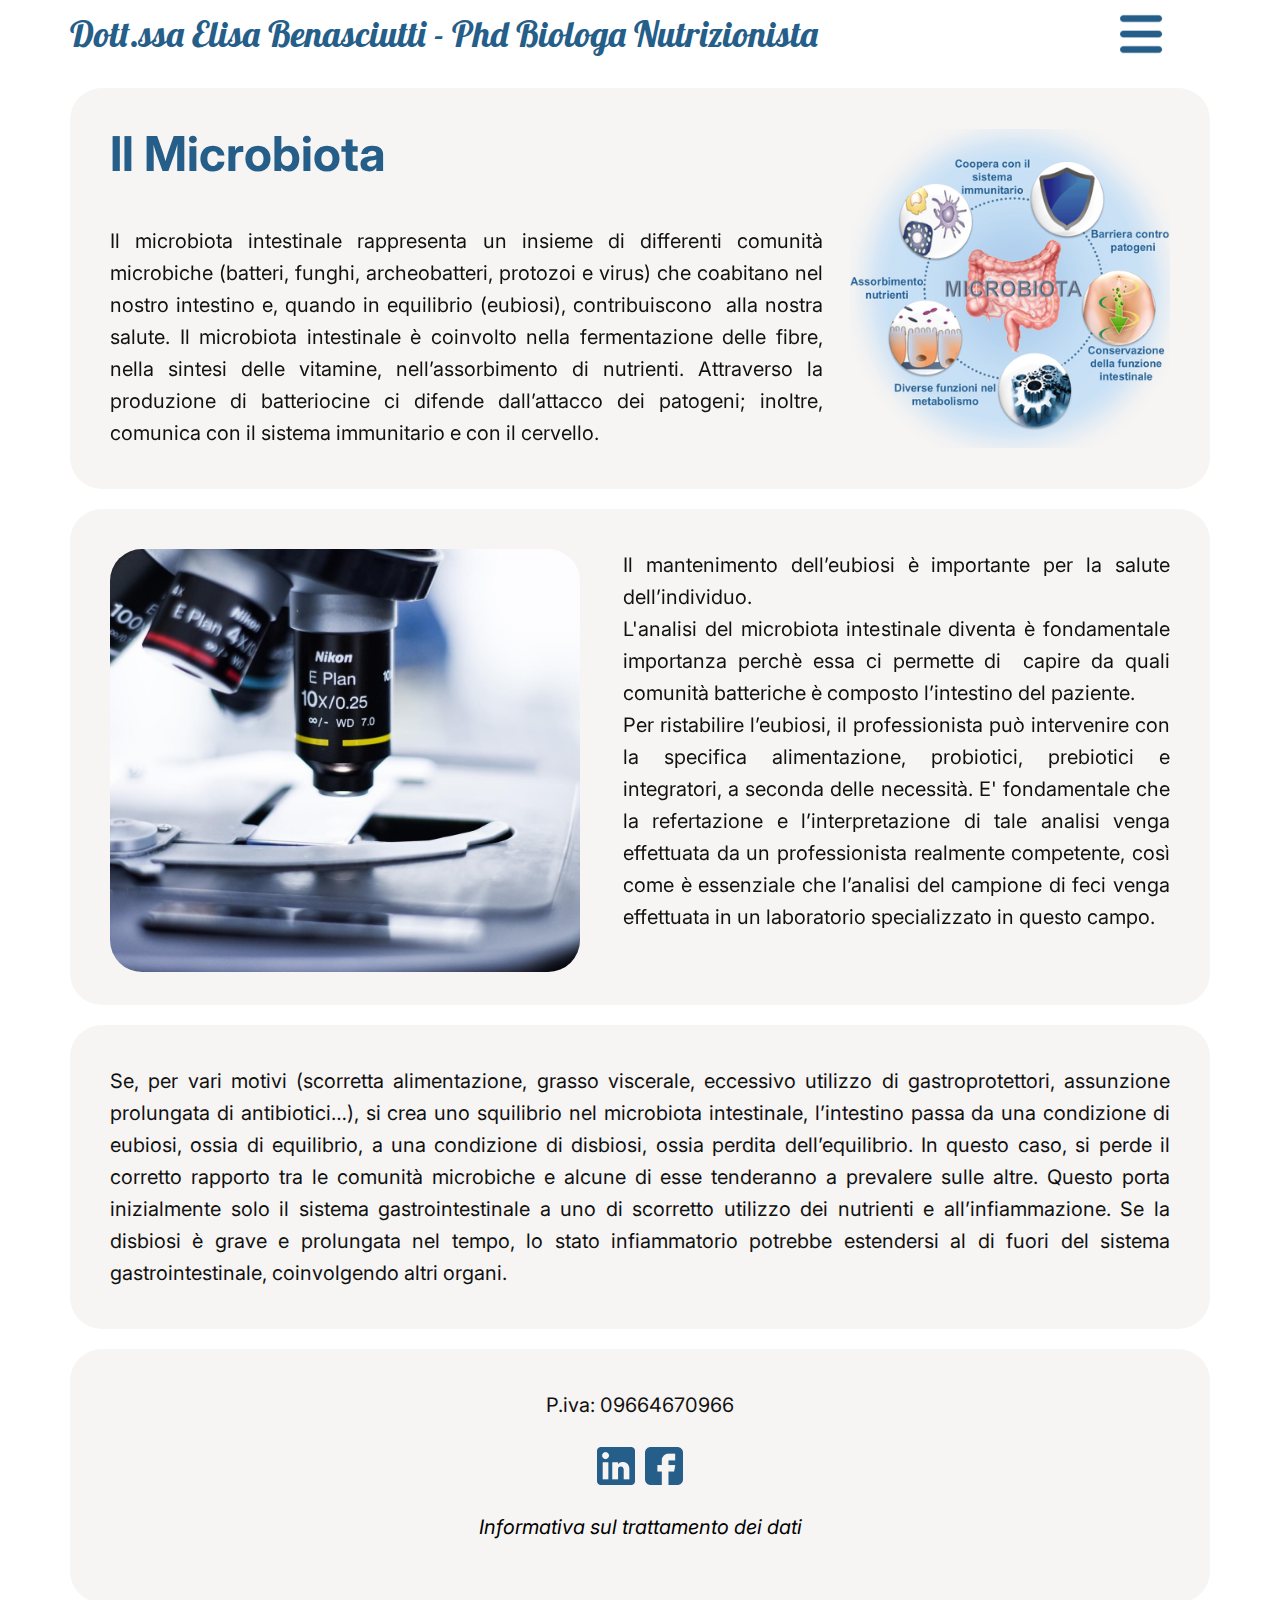
<file: Microbiota.html>
<!DOCTYPE html>
<html style="font-size: 16px;" lang="it-IT"><head>
    <meta name="viewport" content="width=device-width, initial-scale=1.0">
    <meta charset="utf-8">
    <meta name="keywords" content="biologa nutrizionista, diete, dieta, cibo sano, dimagrire, monza, muggiò, analisi, microbiota, laureata, elisa benasciutti, fisico, dottoressa, dottorato di ricerca, diario alimentare, MISURAZIONI ANTROPOMETRICHE, BIOIMPEDENZIOMETRIA, misurazioni, peso, perdita di peso, centro Follie e Benessere, Presso Blueglobe, dieta equilibrata, Med center, Medical Services, Common Lab Tests, Lab Tests Online, ​Why Choose Our Clinic?, 24/7, ​Medical Center System, Our Services, brava, bravo, il migliore, la migliore, patologie, disbiosi, competente, professionale,  empatica,  sport,  gravidanza, bambini,  vegetariani,  anziani, obesità, obeso, sovrappeso">
    <meta name="description" content="Diario alimentare, misurazioni antropometriche e Bioimpedenziometria: i primi passi per una dieta sana">
    <title>Microbiota</title>
    <link rel="stylesheet" href="nicepage.css" media="screen">
<link rel="stylesheet" href="Microbiota.css" media="screen">
    <script class="u-script" type="text/javascript" src="jquery-1.9.1.min.js" defer=""></script>
    <script class="u-script" type="text/javascript" src="nicepage.js" defer=""></script>
    <meta name="referrer" content="origin">
    <link rel="canonical" href="benasciutti.com">
    <link rel="icon" href="images/favicon.jpg">
    
    
    
    
    
    
    <link id="u-theme-google-font" rel="stylesheet" href="https://fonts.googleapis.com/css?family=Inter:100,100i,200,200i,300,300i,400,400i,500,500i,600,600i,700,700i,800,800i,900,900i">
    <link id="u-page-google-font" rel="stylesheet" href="https://fonts.googleapis.com/css?family=Lobster:400|Inter:100,100i,200,200i,300,300i,400,400i,500,500i,600,600i,700,700i,800,800i,900,900i">
    <script type="application/ld+json">{
		"@context": "http://schema.org",
		"@type": "Organization",
		"name": "Elisa Benasciutti",
		"url": "benasciutti.com",
		"logo": "images/Senzanome-6.png",
		"sameAs": [
				"https://www.linkedin.com/in/elisa-benasciutti-92822229/",
				"https://m.facebook.com/people/Elisa-Benasciutti-Biologa-Nutrizionista/100071172397902/"
		]
}</script>
    <meta name="theme-color" content="#245e89">
    <meta property="og:title" content="Microbiota">
    <meta property="og:description" content="Diario alimentare, misurazioni antropometriche e Bioimpedenziometria: i primi passi per una dieta sana">
    <meta property="og:url" content="benasciutti.com">
    <meta property="og:type" content="website">
  <meta data-intl-tel-input-cdn-path="intlTelInput/"></head>
  <body data-path-to-root="./" data-include-products="false" class="u-body u-xxl-mode" data-lang="it"><header class="u-header u-sticky u-sticky-e2a9 u-white" id="sec-19d4" data-animation-name="" data-animation-duration="0" data-animation-delay="0" data-animation-direction=""><div class="u-clearfix u-sheet u-sheet-1">
        <a href="https://www.benasciutti.com" class="u-hidden-lg u-hidden-xl u-hidden-xxl u-image u-logo u-image-1" data-image-width="9378" data-image-height="4022" title="Home">
          <img src="images/Senzanome-6.png" class="u-logo-image u-logo-image-1" data-image-width="80" alt="logo">
        </a>
        <p class="u-custom-font u-font-lobster u-text u-text-grey-5 u-text-1">
          <a class="u-active-none u-border-none u-btn u-button-link u-button-style u-hidden-md u-hidden-sm u-hidden-xs u-hover-none u-none u-text-palette-1-base u-btn-1" href="https://www.benasciutti.com"> Dott.ssa Elisa Benasciutti - Phd Biologa​​ Nutrizionista</a>
        </p>
        <nav class="u-menu u-menu-hamburger u-offcanvas u-menu-1" data-responsive-from="XXL">
          <div class="menu-collapse">
            <a class="u-button-style u-file-icon u-hamburger-link u-nav-link u-text-palette-1-base u-file-icon-1" href="#">
              <img src="images/8867520-e852fcc3.png" alt="">
            </a>
          </div>
          <div class="u-custom-menu u-nav-container">
            <ul class="u-nav u-unstyled"><li class="u-nav-item"><a class="u-button-style u-nav-link" href="./">Home</a>
</li><li class="u-nav-item"><a class="u-button-style u-nav-link" href="Curriculum.html">Curriculum</a>
</li><li class="u-nav-item"><a class="u-button-style u-nav-link" href="Microbiota.html">Microbiota</a>
</li><li class="u-nav-item"><a class="u-button-style u-nav-link" href="FAQ.html">FAQ</a>
</li></ul>
          </div>
          <div class="u-custom-menu u-nav-container-collapse">
            <div class="u-black u-container-style u-inner-container-layout u-opacity u-opacity-95 u-sidenav u-sidenav-1">
              <div class="u-inner-container-layout u-sidenav-overflow">
                <div class="u-menu-close u-menu-close-1"></div>
                <ul class="u-align-center u-custom-font u-nav u-popupmenu-items u-spacing-35 u-unstyled u-nav-2"><li class="u-nav-item"><a class="u-button-style u-nav-link" href="./">Home</a>
</li><li class="u-nav-item"><a class="u-button-style u-nav-link" href="Curriculum.html">Curriculum</a>
</li><li class="u-nav-item"><a class="u-button-style u-nav-link" href="Microbiota.html">Microbiota</a>
</li><li class="u-nav-item"><a class="u-button-style u-nav-link" href="FAQ.html">FAQ</a>
</li></ul>
              </div>
            </div>
            <div class="u-black u-menu-overlay u-opacity u-opacity-70"></div>
          </div>
        </nav>
      </div></header>
    <section class="u-clearfix u-section-1" id="sec-83da">
      <div class="u-clearfix u-sheet u-sheet-1">
        <div class="u-container-style u-custom-color-6 u-expanded-width u-group u-radius u-shape-round u-group-1" data-animation-name="customAnimationIn" data-animation-duration="1000" data-animation-delay="0">
          <div class="u-container-layout u-valign-bottom-xxl u-valign-top-md u-valign-top-sm u-valign-top-xs u-container-layout-1">
            <h1 class="u-align-center-md u-align-center-sm u-align-center-xs u-custom-font u-text u-text-palette-1-base u-text-1">
              <span style="font-weight: 700;">Il Microbiota</span>
              <br>
            </h1>
            <img class="u-expanded-width-xs u-image u-image-default u-image-1" src="images/3b599fcd-7d71-489f-bf4f-abf3a2cec7d0.png" alt="scheme" data-image-width="381" data-image-height="388">
            <p class="u-align-justify u-text u-text-2"> Il microbiota intestinale rappresenta un 
insieme di differenti comunità microbiche (batteri, funghi, 
archeobatteri, protozoi e virus) che coabitano nel nostro intestino e, 
quando in equilibrio (eubiosi), contribuiscono &nbsp;alla nostra salute. Il 
microbiota intestinale è coinvolto nella fermentazione delle fibre, 
nella sintesi delle vitamine, nell’assorbimento di nutrienti. Attraverso
 la produzione di batteriocine ci difende dall’attacco dei patogeni; 
inoltre, comunica con il sistema immunitario e con il cervello.&nbsp; <br>
            </p>
          </div>
        </div>
      </div>
    </section>
    <section class="u-clearfix u-section-2" id="sec-092c">
      <div class="u-clearfix u-sheet u-valign-middle-lg u-valign-middle-md u-valign-middle-sm u-valign-middle-xs u-sheet-1">
        <div class="u-align-justify u-container-style u-custom-color-6 u-expanded-width u-group u-radius u-shape-round u-group-1" data-animation-name="customAnimationIn" data-animation-duration="1000" data-animation-delay="0">
          <div class="u-container-layout u-container-layout-1">
            <img class="u-expanded-width-sm u-expanded-width-xs u-image u-image-round u-radius u-image-1" src="images/fef22322-ddd5-4471-acff-efe0109a190f.jpg" alt="micro2" data-image-width="1920" data-image-height="1280">
            <p class="u-text u-text-1"> Il mantenimento dell’eubiosi è importante per
 la salute dell’individuo. <br>L'analisi del microbiota 
intestinale diventa è fondamentale importanza perchè essa ci permette di 
&nbsp;capire da quali comunità batteriche è composto l’intestino del 
paziente. <br>Per ristabilire l’eubiosi, il professionista può intervenire 
con la specifica alimentazione, probiotici, prebiotici e integratori, a 
seconda delle necessità. E' fondamentale che la refertazione e 
l’interpretazione di tale analisi venga effettuata da un professionista 
realmente competente, così come è essenziale che l’analisi del campione 
di feci venga effettuata in un laboratorio specializzato in questo 
campo.
            </p>
          </div>
        </div>
      </div>
    </section>
    <section class="u-clearfix u-section-3" id="sec-1ff3">
      <div class="u-clearfix u-sheet u-valign-middle-lg u-valign-middle-xl u-valign-middle-xxl u-sheet-1">
        <div class="u-align-justify u-container-style u-custom-color-6 u-expanded-width u-group u-radius u-shape-round u-group-1">
          <div class="u-container-layout u-container-layout-1">
            <p class="u-text u-text-1"> Se, per vari motivi (scorretta alimentazione, grasso viscerale, 
eccessivo utilizzo di gastroprotettori, assunzione prolungata di 
antibiotici…), si crea uno squilibrio nel microbiota intestinale, 
l’intestino passa da una condizione di eubiosi, ossia di equilibrio, a 
una condizione di disbiosi, ossia perdita dell’equilibrio. In questo 
caso, si perde il corretto rapporto tra le comunità microbiche e alcune 
di esse tenderanno a prevalere sulle altre. Questo porta inizialmente 
solo il sistema gastrointestinale a uno di scorretto utilizzo dei 
nutrienti e all’infiammazione. Se la disbiosi è grave e prolungata nel 
tempo, lo stato infiammatorio potrebbe estendersi al di fuori del 
sistema gastrointestinale, coinvolgendo altri organi.</p>
          </div>
        </div>
      </div>
    </section>
    
    
    
    
    <footer class="u-align-center u-clearfix u-container-align-center u-footer u-white u-footer" id="sec-08f1"><div class="u-clearfix u-sheet u-sheet-1">
        <div class="u-container-style u-custom-color-6 u-expanded-width u-group u-radius u-shape-round u-group-1">
          <div class="u-container-layout u-valign-bottom-xs u-valign-top-lg u-valign-top-md u-valign-top-sm u-valign-top-xl u-valign-top-xxl u-container-layout-1">
            <p class="u-custom-font u-text u-text-default u-text-1"> P.iva: 09664670966</p>
            <div class="u-align-left u-social-icons u-spacing-10 u-social-icons-1">
              <a class="u-social-url" title="Linkedin" target="_blank" href="https://www.linkedin.com/in/elisa-benasciutti-92822229/">
                <span class="u-file-icon u-icon u-social-facebook u-social-icon u-text-palette-1-base u-icon-1"><img src="images/61109-bd5e93a3.png" alt=""></span>
              </a>
              <a class="u-social-url" title="Facebook" target="_blank" href="https://m.facebook.com/people/Elisa-Benasciutti-Biologa-Nutrizionista/100071172397902/">
                <span class="u-file-icon u-icon u-social-icon u-social-twitter u-text-palette-1-base u-icon-2"><img src="images/1051309-564503a1.png" alt=""></span>
              </a>
            </div>
            <p class="u-align-center-xs u-custom-font u-text u-text-default-lg u-text-default-md u-text-default-sm u-text-default-xl u-text-default-xxl u-text-2">
              <a class="u-active-none u-border-none u-btn u-button-link u-button-style u-hover-none u-none u-text-black u-btn-1" data-href="#" href="#">Informativa sul trattamento dei dati<br>
              </a>
            </p>
          </div>
        </div>
      </div></footer>
  
</body></html>
</file>
